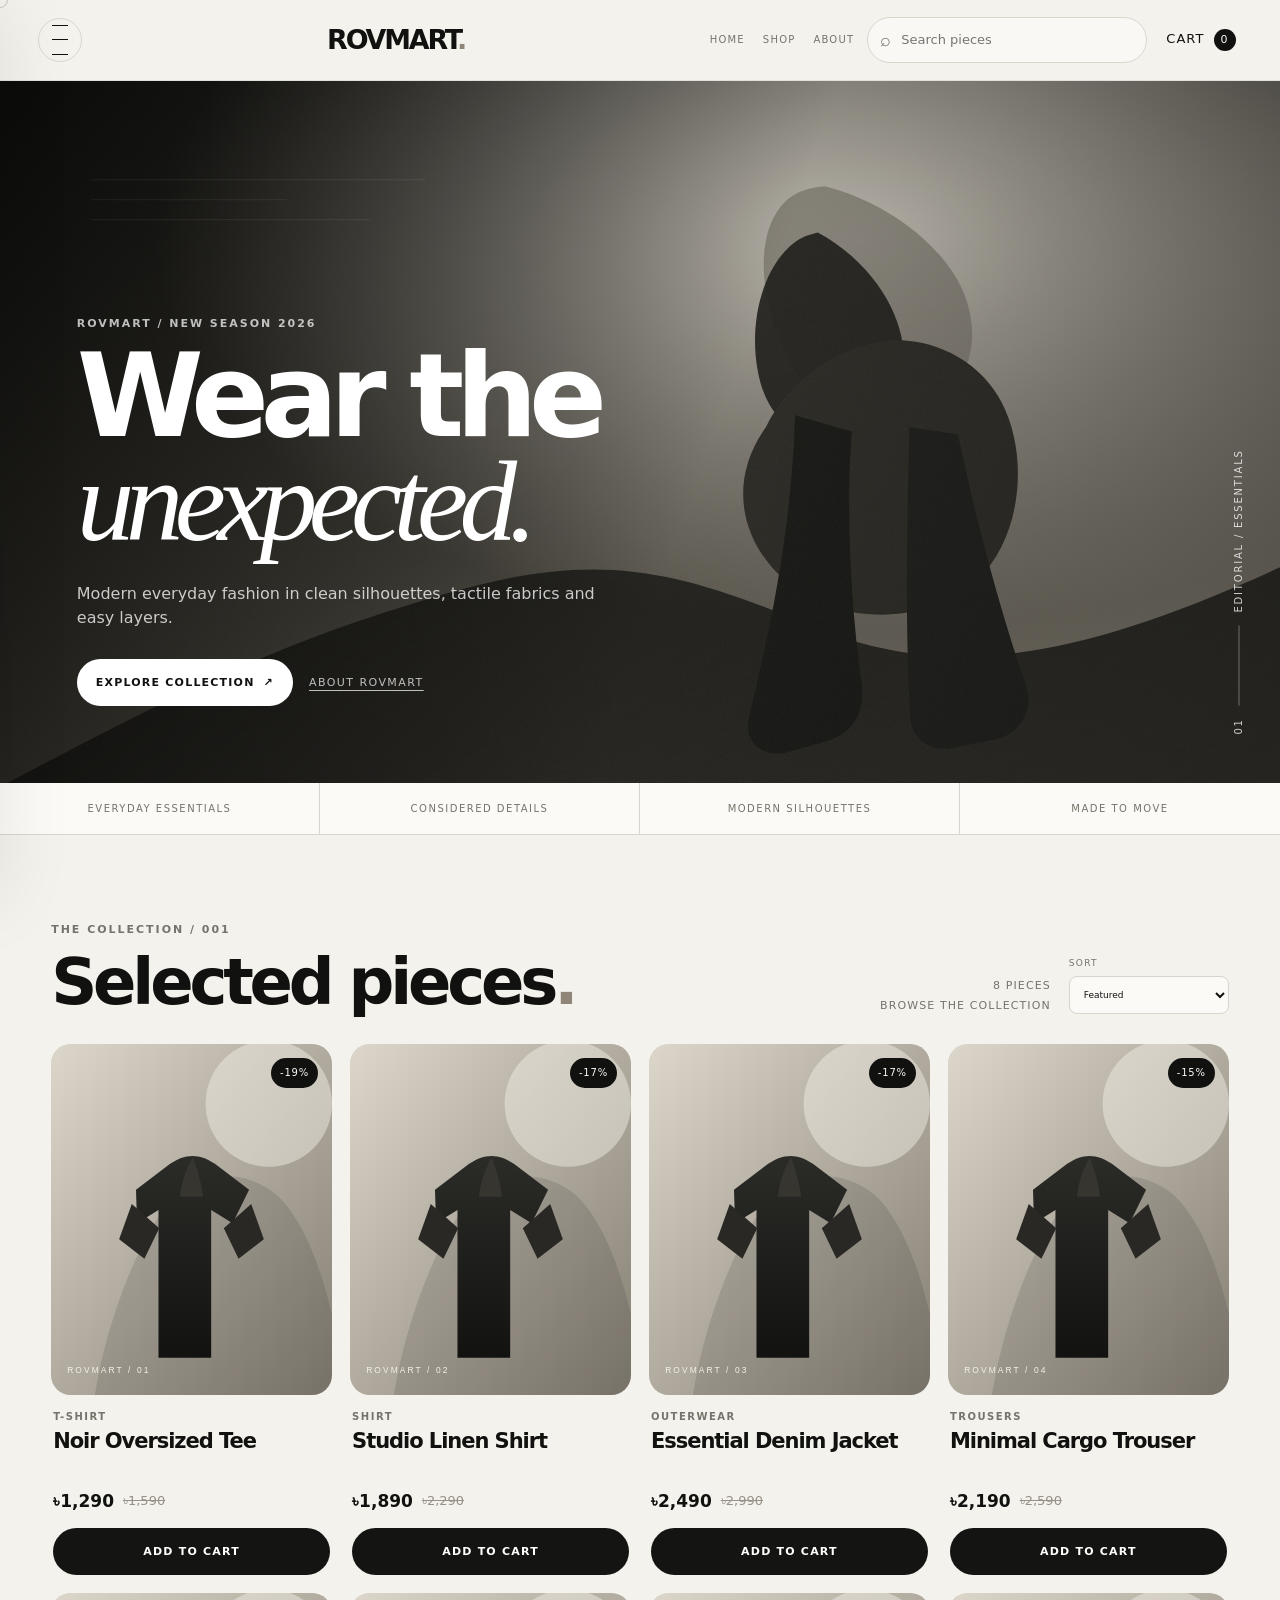
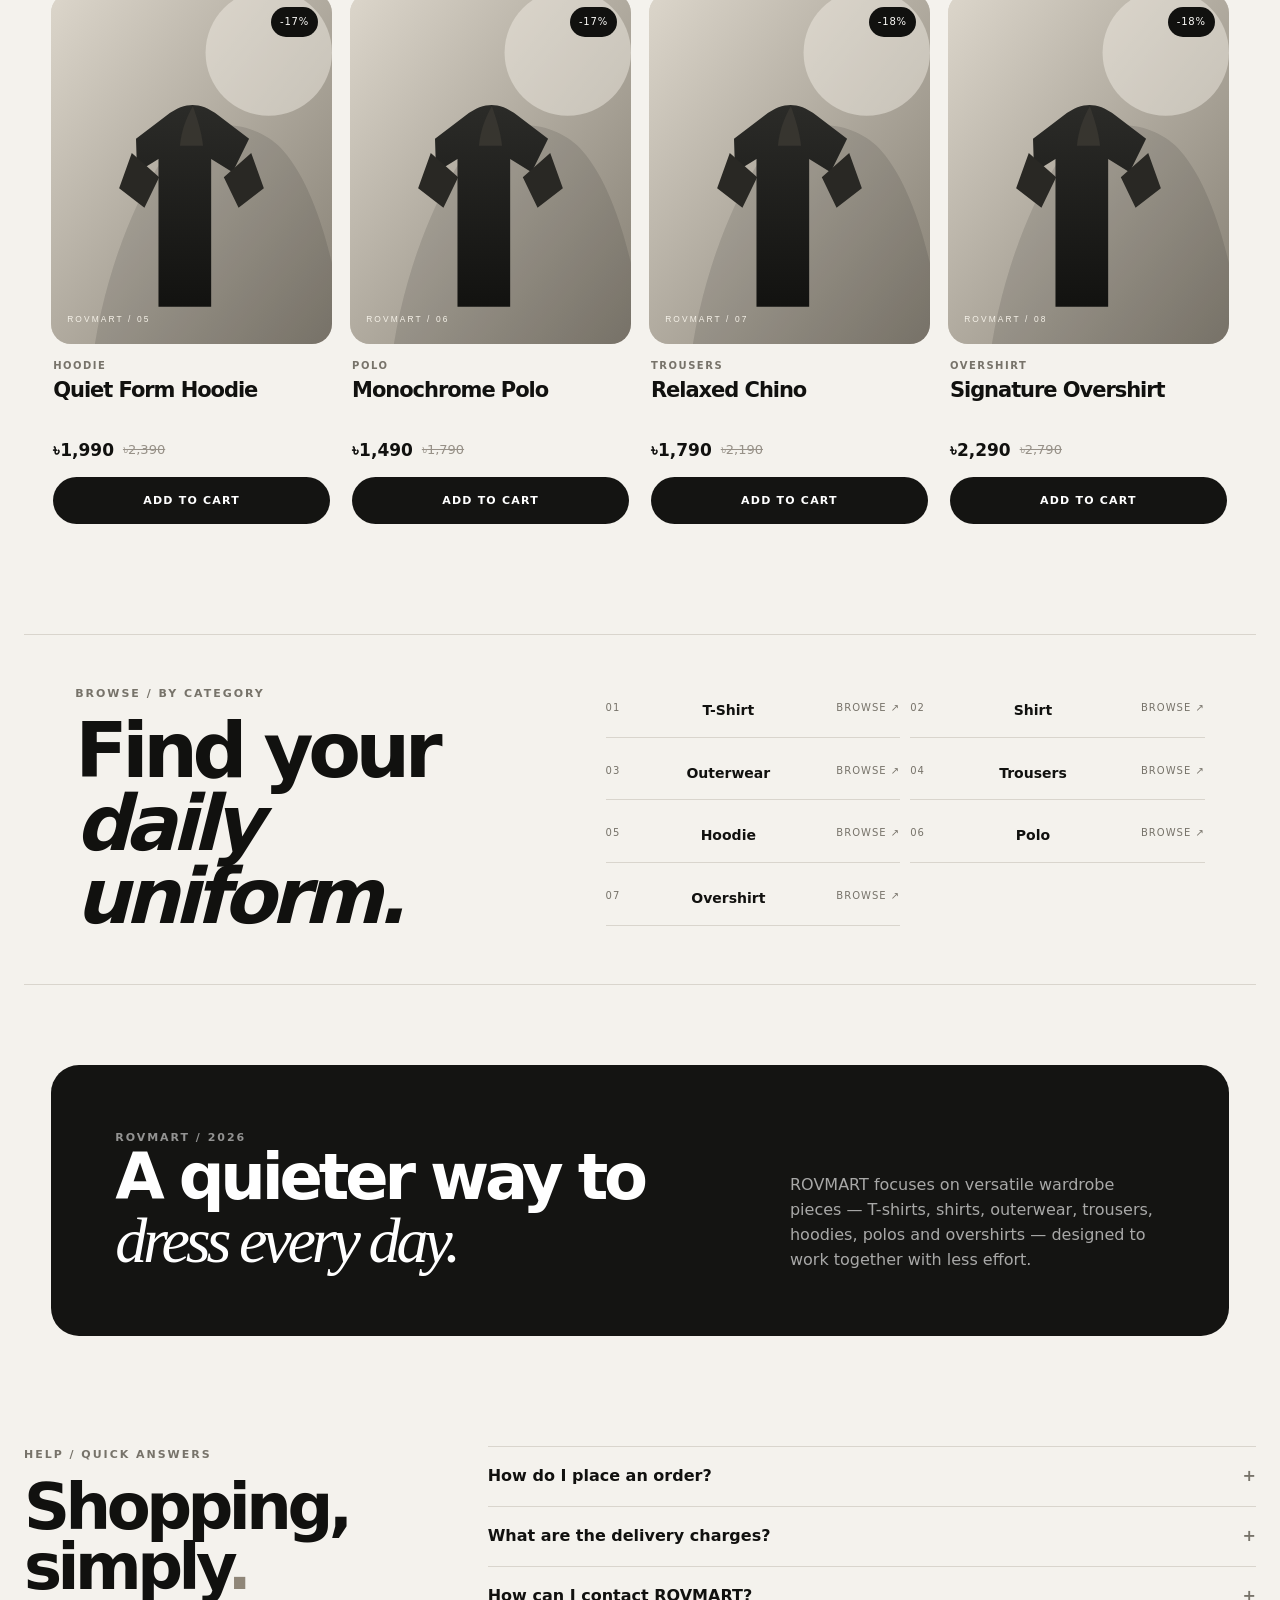
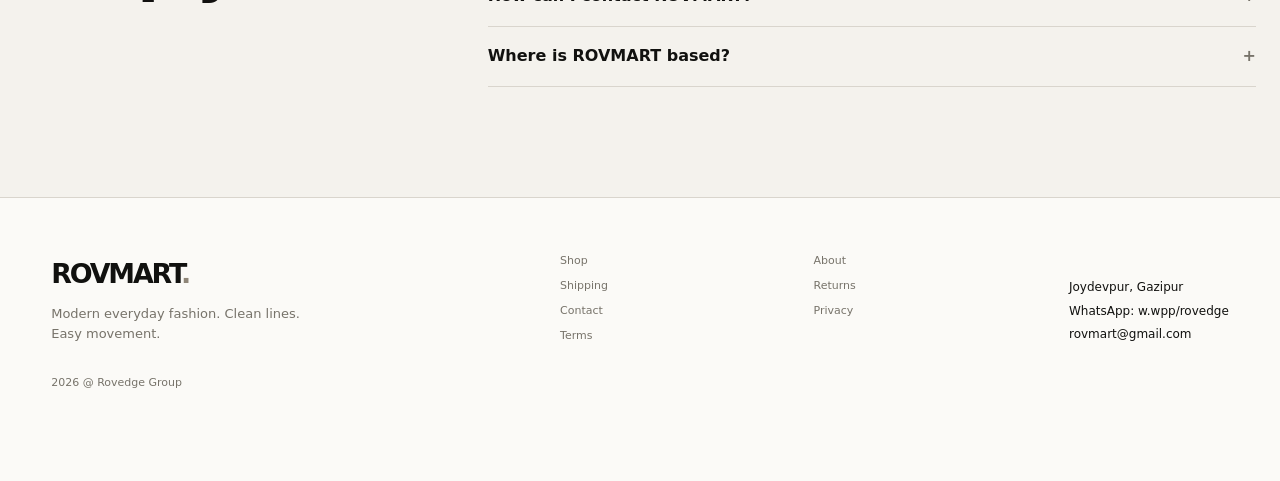
<file: index.html>
<!DOCTYPE html>
<html lang="en-BD">
<head>
  <meta charset="UTF-8">
  <meta name="viewport" content="width=device-width, initial-scale=1.0">
  <meta name="description" content="ROVMART — modern fashion essentials in Bangladesh. Shop T-shirts, shirts, outerwear, trousers, hoodies, polos and overshirts with cash on delivery.">
  <meta name="author" content="Rovedge Group">
  <meta name="robots" content="index,follow,max-image-preview:large">
  <meta name="googlebot" content="index,follow,max-image-preview:large">
  <meta name="theme-color" content="#101010">
  <meta name="apple-mobile-web-app-capable" content="yes">
  <meta property="og:locale" content="en_BD">
  <meta property="og:type" content="website">
  <meta property="og:site_name" content="ROVMART">
  <meta property="og:title" content="ROVMART — Modern Fashion Essentials in Bangladesh">
  <meta property="og:description" content="Modern everyday fashion from ROVMART. Clean silhouettes, considered details and cash on delivery across Bangladesh.">
  <meta property="og:url" content="https://mdparvezmussaruf.github.io/Rovmart2.0/">
  <meta property="og:image" content="https://mdparvezmussaruf.github.io/Rovmart2.0/assets/og-image.svg">
  <meta property="og:image:alt" content="ROVMART modern fashion essentials">
  <meta name="twitter:card" content="summary_large_image">
  <meta name="twitter:title" content="ROVMART — Modern Fashion Essentials in Bangladesh">
  <meta name="twitter:description" content="Modern everyday fashion from ROVMART. Clean silhouettes and considered details.">
  <meta name="twitter:image" content="https://mdparvezmussaruf.github.io/Rovmart2.0/assets/og-image.svg">
  <link rel="canonical" href="https://mdparvezmussaruf.github.io/Rovmart2.0/">
  <link rel="sitemap" type="application/xml" href="https://mdparvezmussaruf.github.io/Rovmart2.0/sitemap.xml">
  <link rel="manifest" href="manifest.webmanifest">
  <link rel="icon" href="assets/favicon.svg" type="image/svg+xml">
  <link rel="preload" as="image" href="assets/banner.svg" type="image/svg+xml">
  <link rel="stylesheet" href="style.css?v=20260928">
  <script type="application/ld+json">
  {
    "@context":"https://schema.org",
    "@graph":[
      {"@type":"OnlineStore","@id":"https://mdparvezmussaruf.github.io/Rovmart2.0/#organization","name":"ROVMART","url":"https://mdparvezmussaruf.github.io/Rovmart2.0/","logo":"https://mdparvezmussaruf.github.io/Rovmart2.0/assets/favicon.svg","email":"rovmart@gmail.com","address":{"@type":"PostalAddress","addressLocality":"Joydevpur, Gazipur","addressCountry":"BD"},"areaServed":"BD"},
      {"@type":"WebSite","@id":"https://mdparvezmussaruf.github.io/Rovmart2.0/#website","url":"https://mdparvezmussaruf.github.io/Rovmart2.0/","name":"ROVMART","publisher":{"@id":"https://mdparvezmussaruf.github.io/Rovmart2.0/#organization"},"inLanguage":"en-BD"},
      {"@type":"WebPage","@id":"https://mdparvezmussaruf.github.io/Rovmart2.0/#webpage","url":"https://mdparvezmussaruf.github.io/Rovmart2.0/","name":"ROVMART — Modern Fashion Essentials in Bangladesh","isPartOf":{"@id":"https://mdparvezmussaruf.github.io/Rovmart2.0/#website"},"about":{"@id":"https://mdparvezmussaruf.github.io/Rovmart2.0/#organization"},"inLanguage":"en-BD"}
    ]
  }
  </script>
  <title>ROVMART — Modern Fashion Essentials in Bangladesh</title>
</head>
<body>
  <a class="skip-link" href="#shop">Skip to collection</a>
  <header class="site-header">
    <button class="menu-toggle" id="menuToggle" type="button" aria-label="Open categories" aria-controls="categoryMenu" aria-expanded="false"><span></span><span></span><span></span></button>
    <a class="brand" href="index.html" aria-label="ROVMART home">ROVMART<span>.</span></a>
    <div class="header-actions">
      <nav class="header-nav desktop-link" aria-label="Primary navigation"><a href="index.html">Home</a><a href="#shop">Shop</a><a href="about.html">About</a></nav>
      <div class="search-box"><label class="sr-only" for="productSearch">Search ROVMART products</label><span aria-hidden="true">⌕</span><input id="productSearch" type="search" placeholder="Search pieces" autocomplete="off" enterkeyhint="search"><button id="clearSearchBtn" type="button" aria-label="Clear search">×</button></div>
      <button class="cart-link" id="cartLink" type="button" aria-label="Open cart">Cart <span id="headerCartCount">0</span></button>
    </div>
  </header>

  <div id="categoryOverlay" class="menu-overlay hidden" aria-hidden="true"></div>
  <aside id="categoryMenu" class="category-menu" aria-hidden="true" aria-label="Product categories">
    <div class="category-menu-head"><div><p class="eyebrow">SHOP / FILTER</p><h2>Categories<span>.</span></h2></div><button class="icon-button" id="closeMenuBtn" type="button" aria-label="Close categories">×</button></div>
    <div id="categoryList" class="category-list"></div>
    <div class="menu-footer-note">Categories update automatically from <code>products.js</code>.</div>
  </aside>

  <main>
    <section class="hero" aria-labelledby="heroTitle">
      <div class="hero-media" aria-hidden="true"><img src="assets/banner.svg" alt="" width="1600" height="900" fetchpriority="high"></div>
      <div class="hero-overlay" aria-hidden="true"></div>
      <div class="hero-content reveal"><p class="eyebrow">ROVMART / NEW SEASON 2026</p><h1 id="heroTitle">Wear the<br><em>unexpected.</em></h1><p class="hero-copy">Modern everyday fashion in clean silhouettes, tactile fabrics and easy layers.</p><div class="hero-actions"><a class="button button-light" href="#shop">Explore collection <span>↗</span></a><a class="hero-note hero-link" href="about.html">About ROVMART</a></div></div>
      <div class="hero-side" aria-hidden="true"><span>01</span><span class="hero-line"></span><span>EDITORIAL / ESSENTIALS</span></div>
    </section>

    <section class="brand-strip" aria-label="ROVMART collection principles"><span>EVERYDAY ESSENTIALS</span><span>CONSIDERED DETAILS</span><span>MODERN SILHOUETTES</span><span>MADE TO MOVE</span></section>

    <section class="shop-section" id="shop" aria-labelledby="shopTitle">
      <div class="section-head reveal">
        <div><p class="eyebrow">THE COLLECTION / 001</p><h2 id="shopTitle">Selected pieces<span>.</span></h2></div>
        <div class="section-controls"><div class="section-side-note"><p id="productCount" class="muted">0 pieces</p><p id="searchMeta" class="muted">Browse the collection</p></div><label class="sort-control"><span>Sort</span><select id="sortProducts" aria-label="Sort products"><option value="featured">Featured</option><option value="price-asc">Price: low to high</option><option value="price-desc">Price: high to low</option><option value="name-asc">Name: A–Z</option></select></label></div>
      </div>
      <div id="productGrid" class="product-grid" aria-live="polite"></div>
    </section>

    <section class="category-landing reveal" aria-labelledby="categoryTitle"><div><p class="eyebrow">BROWSE / BY CATEGORY</p><h2 id="categoryTitle">Find your<br><em>daily uniform.</em></h2></div><div id="seoCategoryLinks" class="seo-category-links"></div></section>

    <section class="editorial-band reveal"><div><p class="eyebrow">ROVMART / 2026</p><h2>A quieter way to<br><em>dress every day.</em></h2></div><p>ROVMART focuses on versatile wardrobe pieces — T-shirts, shirts, outerwear, trousers, hoodies, polos and overshirts — designed to work together with less effort.</p></section>

    <section class="faq-section reveal" aria-labelledby="faqTitle"><div><p class="eyebrow">HELP / QUICK ANSWERS</p><h2 id="faqTitle">Shopping, simply<span>.</span></h2></div><div class="faq-grid"><details><summary>How do I place an order?</summary><p>Add products to your cart, choose Confirm order, enter your name, phone number, delivery area and address, then submit. Orders are saved to the ROVMART order sheet.</p></details><details><summary>What are the delivery charges?</summary><p>Inside Dhaka delivery is ৳50. Outside Dhaka delivery is ৳100. The final delivery charge is calculated by the order backend.</p></details><details><summary>How can I contact ROVMART?</summary><p>Contact ROVMART at <a href="mailto:rovmart@gmail.com">rovmart@gmail.com</a> or use the WhatsApp contact shown on the contact page.</p></details><details><summary>Where is ROVMART based?</summary><p>ROVMART is operated from Joydevpur, Gazipur, Bangladesh.</p></details></div></section>
  </main>

  <footer class="site-footer"><div class="footer-brand"><a class="brand" href="index.html">ROVMART<span>.</span></a><p>Modern everyday fashion. Clean lines. Easy movement.</p></div><div class="footer-links"><a href="index.html#shop">Shop</a><a href="about.html">About</a><a href="shipping.html">Shipping</a><a href="returns.html">Returns</a><a href="contact.html">Contact</a><a href="privacy.html">Privacy</a><a href="terms.html">Terms</a></div><div class="footer-contact"><span>Joydevpur, Gazipur</span><a href="https://w.wpp/rovedge" target="_blank" rel="noopener noreferrer">WhatsApp: w.wpp/rovedge</a><a href="mailto:rovmart@gmail.com">rovmart@gmail.com</a></div><div class="footer-copy">2026 @ Rovedge Group</div></footer>

  <div id="floatingCart" class="floating-cart hidden" role="region" aria-label="Cart summary"><div><strong><span id="floatingQuantity">0</span> item(s)</strong><span class="floating-total" id="floatingTotal">৳0</span></div><button class="button button-light" id="confirmOrderBtn" type="button">Confirm order</button></div>
  <div id="cartDrawer" class="drawer-backdrop hidden" aria-hidden="true"><aside class="drawer" role="dialog" aria-modal="true" aria-labelledby="cartTitle"><div class="drawer-head"><div><p class="eyebrow">CART / CURRENT</p><h2 id="cartTitle">Your cart</h2></div><button class="icon-button" id="closeCartBtn" type="button" aria-label="Close cart">×</button></div><div id="cartItems" class="cart-items"></div><div class="drawer-footer"><div class="summary-row"><span>Product subtotal</span><strong id="drawerTotal">৳0</strong></div><p class="drawer-note">Delivery is calculated during checkout.</p><button class="button button-dark full" id="drawerConfirmBtn" type="button">Confirm order</button></div></aside></div>
  <div id="orderModal" class="modal-backdrop hidden" aria-hidden="true"><section class="order-modal" role="dialog" aria-modal="true" aria-labelledby="orderTitle"><button class="modal-close icon-button" id="closeOrderBtn" type="button" aria-label="Close order form">×</button><div id="orderContent"><p class="eyebrow">CHECKOUT</p><h2 id="orderTitle">Complete your order</h2><div id="orderSummary" class="order-summary"></div><form id="orderForm" novalidate><div class="field"><label for="customerName">Full name <span>*</span></label><input id="customerName" name="customerName" autocomplete="name" required><small class="error" id="customerNameError"></small></div><div class="field"><label for="phone">Phone number <span>*</span></label><input id="phone" name="phone" inputmode="tel" autocomplete="tel" placeholder="01XXXXXXXXX" required><small class="error" id="phoneError"></small></div><div class="field"><label>Delivery area <span>*</span></label><div class="delivery-options"><label class="delivery-option"><input type="radio" name="deliveryArea" value="inside"><span><strong>Inside Dhaka</strong><small>Delivery ৳50</small></span></label><label class="delivery-option"><input type="radio" name="deliveryArea" value="outside"><span><strong>Outside Dhaka</strong><small>Delivery ৳100</small></span></label></div><small class="error" id="deliveryAreaError"></small></div><div class="field"><label for="address">Delivery address <span>*</span></label><textarea id="address" name="address" rows="4" autocomplete="street-address" required></textarea><small class="error" id="addressError"></small></div><div class="field"><label for="note">Additional note <span>(optional)</span></label><textarea id="note" name="note" rows="2"></textarea></div><button class="button button-dark full" id="submitOrderBtn" type="submit">Submit order</button><p id="formMessage" class="form-message" role="alert"></p></form></div></section></div>
  <iframe name="orderSubmitFrame" id="orderSubmitFrame" title="Order submission" class="order-submit-frame" aria-hidden="true"></iframe>
  <div id="cursorDot" class="cursor-dot" aria-hidden="true"></div>
  <nav class="mobile-bottom-nav" aria-label="Mobile navigation"><a href="index.html">Home</a><a href="#shop">Shop</a><button type="button" id="mobileCategoryBtn">Categories</button><button type="button" id="mobileCartBtn">Cart <span id="mobileCartCount">0</span></button></nav>

  <noscript><div class="noscript-note">ROVMART works best with JavaScript enabled. You can still explore <a href="product.html?id=P001">Noir Oversized Tee</a>, <a href="product.html?id=P002">Studio Linen Shirt</a>, and the <a href="about.html">ROVMART brand page</a>.</div></noscript>

  <script src="config.js?v=20260928"></script><script src="products.js?v=20260928"></script><script src="cart.js?v=20260928"></script><script src="order.js?v=20260928"></script><script src="app.js?v=20260928"></script>
  <script>
    document.getElementById('mobileCategoryBtn')?.addEventListener('click', () => document.getElementById('menuToggle')?.click());
    document.getElementById('mobileCartBtn')?.addEventListener('click', () => document.getElementById('cartLink')?.click());
    window.addEventListener('rovmart:cart-updated', () => { const n=document.getElementById('mobileCartCount'); if(n && typeof getCartQuantity==='function') n.textContent=String(getCartQuantity()); });
  </script>
</body>
</html>
</file>
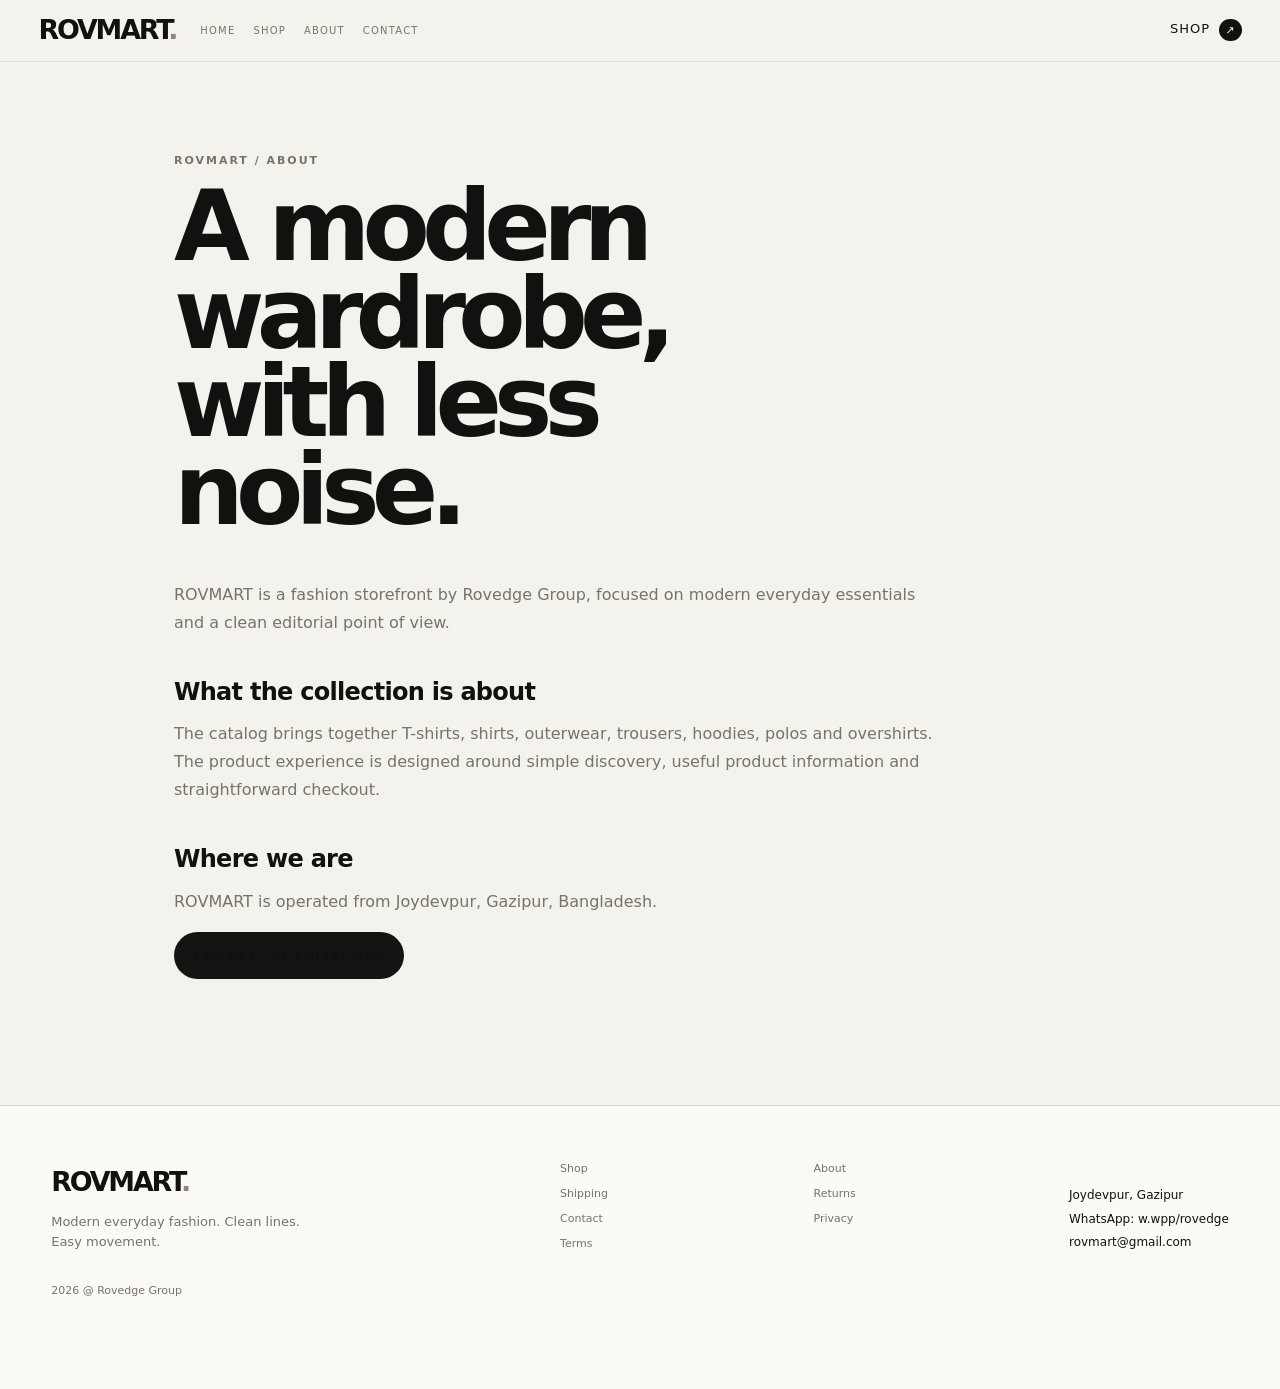
<file: about.html>
<!DOCTYPE html><html lang="en-BD"><head><meta charset="UTF-8"><meta name="viewport" content="width=device-width, initial-scale=1.0"><meta name="author" content="Rovedge Group"><meta name="robots" content="index,follow,max-image-preview:large"><meta name="theme-color" content="#101010"><link rel="canonical" href="https://mdparvezmussaruf.github.io/Rovmart2.0/about.html"><link rel="manifest" href="manifest.webmanifest"><link rel="icon" href="assets/favicon.svg" type="image/svg+xml"><link rel="stylesheet" href="style.css?v=__VERSION__"><meta name="description" content="Learn about ROVMART, a Bangladesh fashion storefront by Rovedge Group focused on modern everyday essentials."><meta property="og:locale" content="en_BD"><meta property="og:type" content="website"><meta property="og:site_name" content="ROVMART"><meta property="og:title" content="About ROVMART — Modern Fashion Essentials"><meta property="og:description" content="Learn about ROVMART, a Bangladesh fashion storefront by Rovedge Group focused on modern everyday essentials."><meta property="og:url" content="https://mdparvezmussaruf.github.io/Rovmart2.0/about.html"><meta property="og:image" content="https://mdparvezmussaruf.github.io/Rovmart2.0/assets/og-image.svg"><meta name="twitter:card" content="summary_large_image"><title>About ROVMART — Modern Fashion Essentials</title><script type="application/ld+json">{"@context": "https://schema.org", "@type": "AboutPage", "name": "About ROVMART", "url": "https://mdparvezmussaruf.github.io/Rovmart2.0/about.html", "about": {"@type": "OnlineStore", "name": "ROVMART"}}</script></head><body><a class="skip-link" href="#content">Skip to content</a><header class="site-header"><a class="brand" href="index.html" aria-label="ROVMART home">ROVMART<span>.</span></a><nav class="header-nav" aria-label="Primary navigation"><a href="index.html">Home</a><a href="index.html#shop">Shop</a><a href="about.html">About</a><a href="contact.html">Contact</a></nav><a class="cart-link" href="index.html#shop">Shop <span>↗</span></a></header><main id="content" class="content-page"><p class="eyebrow">ROVMART / ABOUT</p><h1>A modern wardrobe, with less noise.</h1><div class="content-copy"><p>ROVMART is a fashion storefront by Rovedge Group, focused on modern everyday essentials and a clean editorial point of view.</p><h2>What the collection is about</h2><p>The catalog brings together T-shirts, shirts, outerwear, trousers, hoodies, polos and overshirts. The product experience is designed around simple discovery, useful product information and straightforward checkout.</p><h2>Where we are</h2><p>ROVMART is operated from Joydevpur, Gazipur, Bangladesh.</p><p><a class="button button-dark" href="index.html#shop">Explore the collection</a></p></div></main><footer class="site-footer"><div class="footer-brand"><a class="brand" href="index.html">ROVMART<span>.</span></a><p>Modern everyday fashion. Clean lines. Easy movement.</p></div><div class="footer-links"><a href="index.html#shop">Shop</a><a href="about.html">About</a><a href="shipping.html">Shipping</a><a href="returns.html">Returns</a><a href="contact.html">Contact</a><a href="privacy.html">Privacy</a><a href="terms.html">Terms</a></div><div class="footer-contact"><span>Joydevpur, Gazipur</span><a href="https://w.wpp/rovedge" target="_blank" rel="noopener noreferrer">WhatsApp: w.wpp/rovedge</a><a href="mailto:rovmart@gmail.com">rovmart@gmail.com</a></div><div class="footer-copy">2026 @ Rovedge Group</div></footer></body></html>
</file>
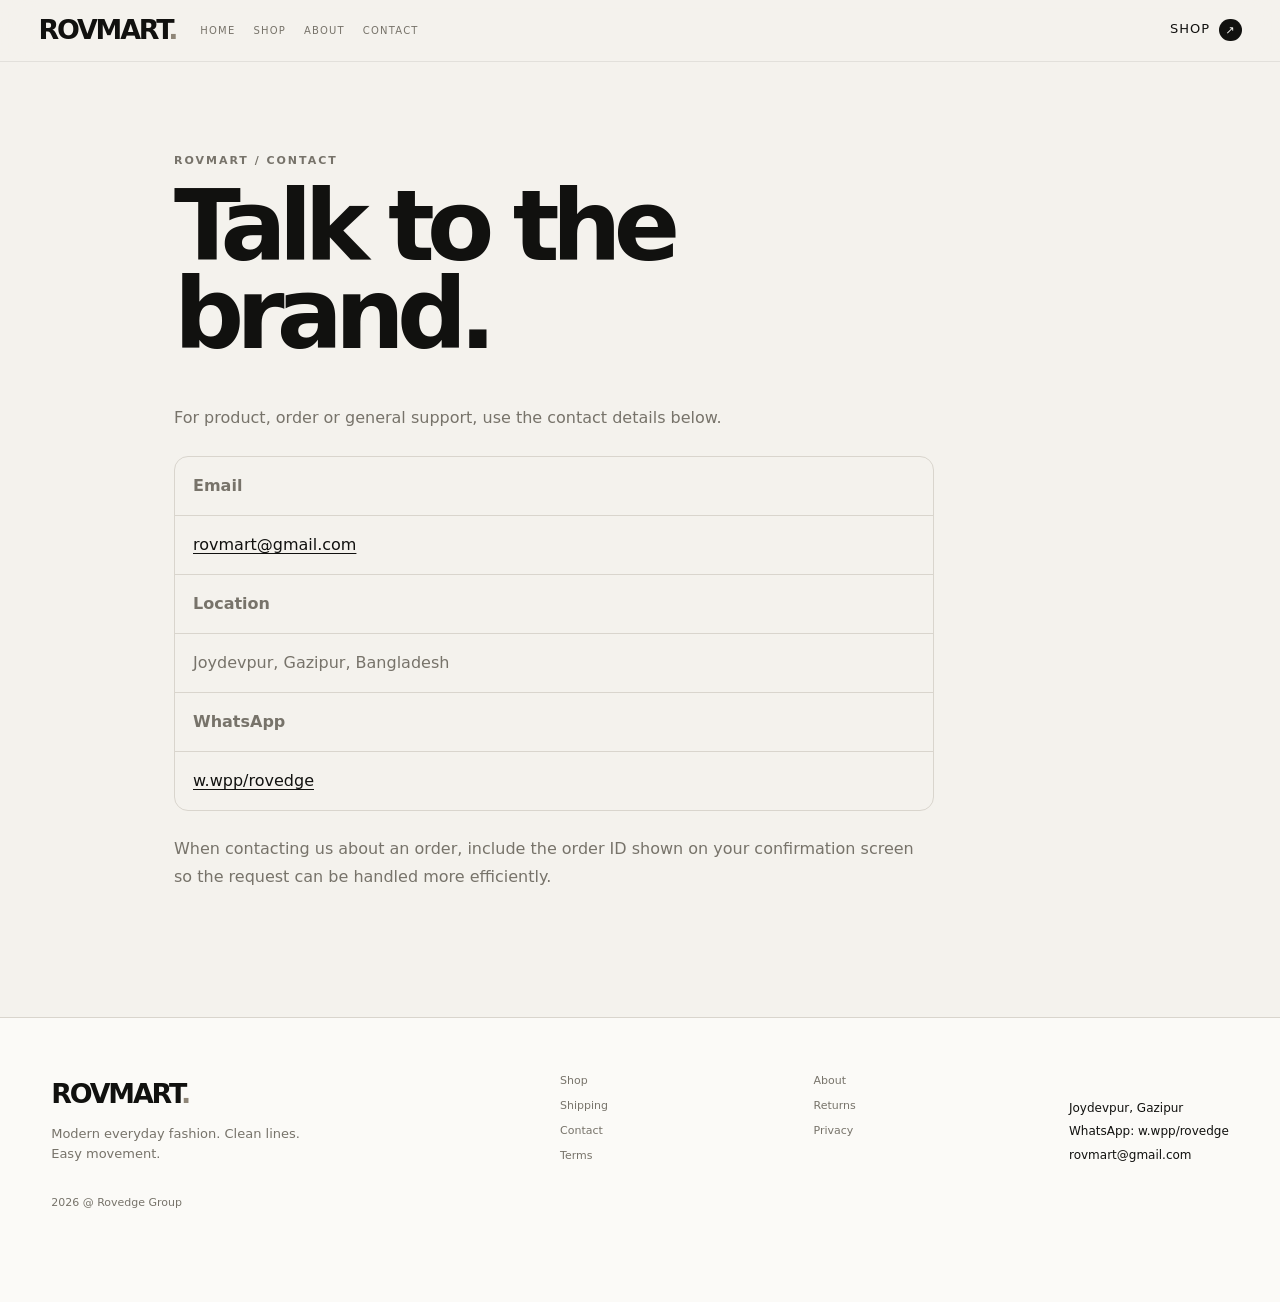
<file: contact.html>
<!DOCTYPE html><html lang="en-BD"><head><meta charset="UTF-8"><meta name="viewport" content="width=device-width, initial-scale=1.0"><meta name="author" content="Rovedge Group"><meta name="robots" content="index,follow,max-image-preview:large"><meta name="theme-color" content="#101010"><link rel="canonical" href="https://mdparvezmussaruf.github.io/Rovmart2.0/contact.html"><link rel="manifest" href="manifest.webmanifest"><link rel="icon" href="assets/favicon.svg" type="image/svg+xml"><link rel="stylesheet" href="style.css?v=__VERSION__"><meta name="description" content="Contact ROVMART in Joydevpur, Gazipur for product and order support."><meta property="og:locale" content="en_BD"><meta property="og:type" content="website"><meta property="og:site_name" content="ROVMART"><meta property="og:title" content="Contact ROVMART — Customer Support"><meta property="og:description" content="Contact ROVMART in Joydevpur, Gazipur for product and order support."><meta property="og:url" content="https://mdparvezmussaruf.github.io/Rovmart2.0/contact.html"><meta property="og:image" content="https://mdparvezmussaruf.github.io/Rovmart2.0/assets/og-image.svg"><meta name="twitter:card" content="summary_large_image"><title>Contact ROVMART — Customer Support</title><script type="application/ld+json">{"@context": "https://schema.org", "@type": "ContactPage", "name": "Contact ROVMART", "url": "https://mdparvezmussaruf.github.io/Rovmart2.0/contact.html"}</script></head><body><a class="skip-link" href="#content">Skip to content</a><header class="site-header"><a class="brand" href="index.html" aria-label="ROVMART home">ROVMART<span>.</span></a><nav class="header-nav" aria-label="Primary navigation"><a href="index.html">Home</a><a href="index.html#shop">Shop</a><a href="about.html">About</a><a href="contact.html">Contact</a></nav><a class="cart-link" href="index.html#shop">Shop <span>↗</span></a></header><main id="content" class="content-page"><p class="eyebrow">ROVMART / CONTACT</p><h1>Talk to the brand.</h1><div class="content-copy"><p>For product, order or general support, use the contact details below.</p><div class="contact-panel"><strong>Email</strong><a href="mailto:rovmart@gmail.com">rovmart@gmail.com</a><strong>Location</strong><span>Joydevpur, Gazipur, Bangladesh</span><strong>WhatsApp</strong><a href="https://w.wpp/rovedge" target="_blank" rel="noopener noreferrer">w.wpp/rovedge</a></div><p>When contacting us about an order, include the order ID shown on your confirmation screen so the request can be handled more efficiently.</p></div></main><footer class="site-footer"><div class="footer-brand"><a class="brand" href="index.html">ROVMART<span>.</span></a><p>Modern everyday fashion. Clean lines. Easy movement.</p></div><div class="footer-links"><a href="index.html#shop">Shop</a><a href="about.html">About</a><a href="shipping.html">Shipping</a><a href="returns.html">Returns</a><a href="contact.html">Contact</a><a href="privacy.html">Privacy</a><a href="terms.html">Terms</a></div><div class="footer-contact"><span>Joydevpur, Gazipur</span><a href="https://w.wpp/rovedge" target="_blank" rel="noopener noreferrer">WhatsApp: w.wpp/rovedge</a><a href="mailto:rovmart@gmail.com">rovmart@gmail.com</a></div><div class="footer-copy">2026 @ Rovedge Group</div></footer></body></html>
</file>
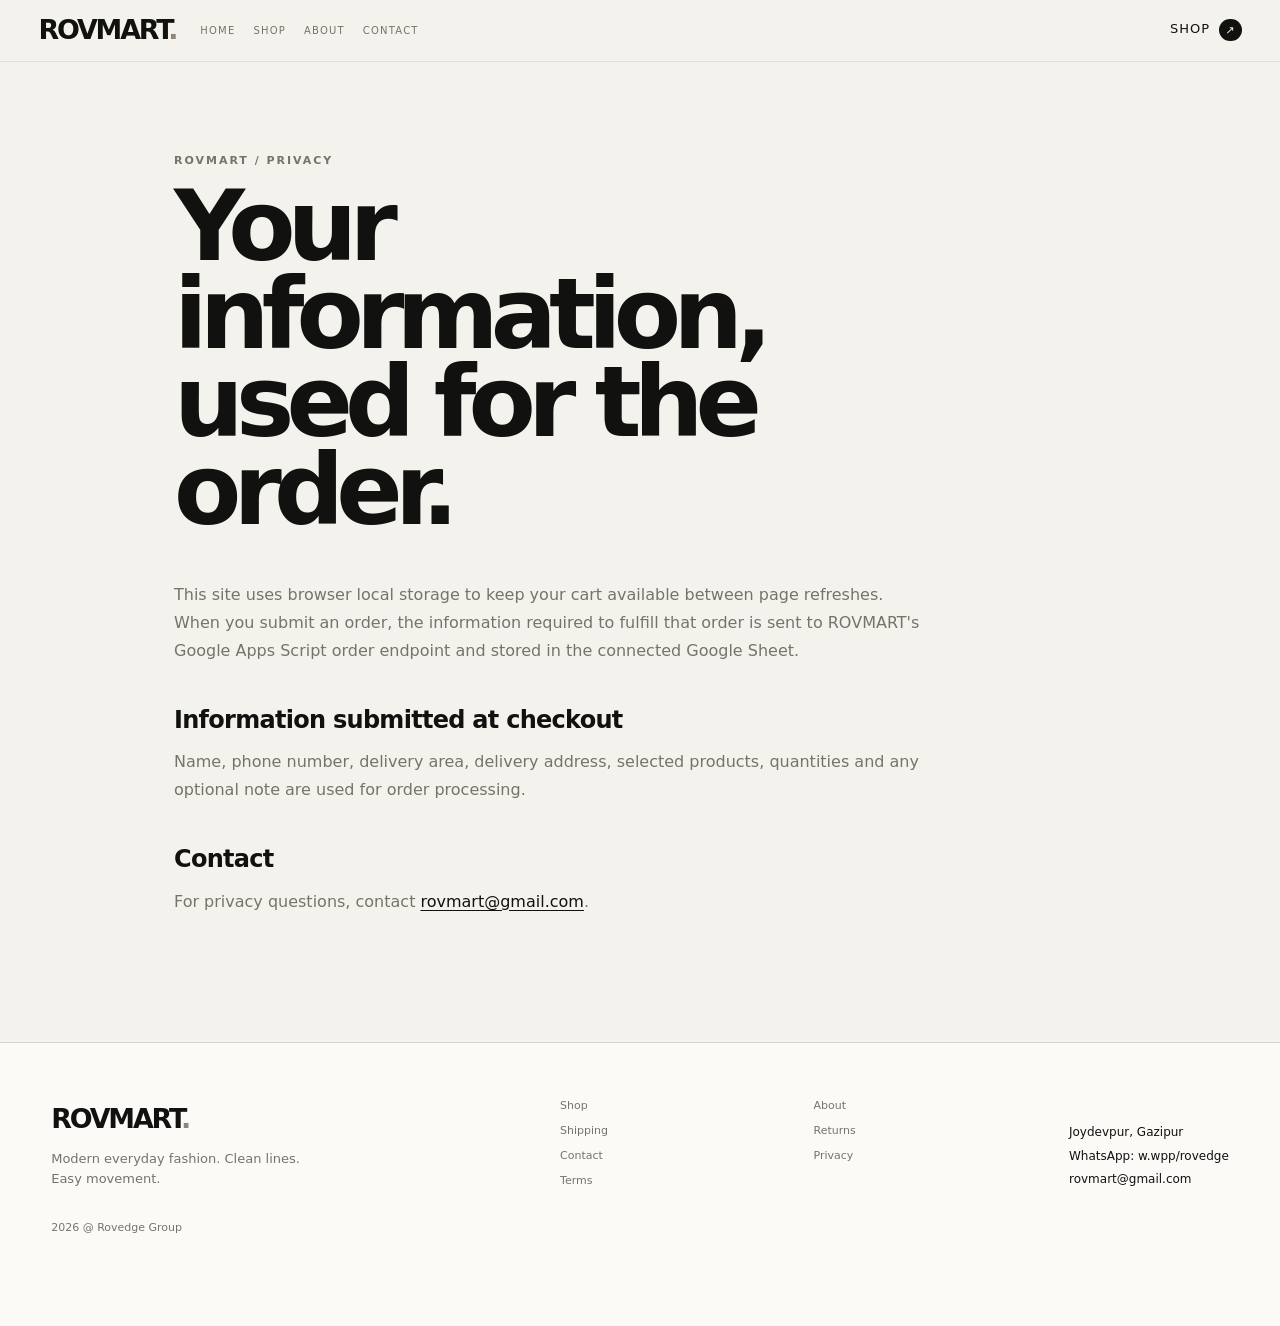
<file: privacy.html>
<!DOCTYPE html><html lang="en-BD"><head><meta charset="UTF-8"><meta name="viewport" content="width=device-width, initial-scale=1.0"><meta name="author" content="Rovedge Group"><meta name="robots" content="index,follow,max-image-preview:large"><meta name="theme-color" content="#101010"><link rel="canonical" href="https://mdparvezmussaruf.github.io/Rovmart2.0/privacy.html"><link rel="manifest" href="manifest.webmanifest"><link rel="icon" href="assets/favicon.svg" type="image/svg+xml"><link rel="stylesheet" href="style.css?v=__VERSION__"><meta name="description" content="ROVMART privacy information for website usage, cart storage and checkout orders."><meta property="og:locale" content="en_BD"><meta property="og:type" content="website"><meta property="og:site_name" content="ROVMART"><meta property="og:title" content="ROVMART Privacy Policy"><meta property="og:description" content="ROVMART privacy information for website usage, cart storage and checkout orders."><meta property="og:url" content="https://mdparvezmussaruf.github.io/Rovmart2.0/privacy.html"><meta property="og:image" content="https://mdparvezmussaruf.github.io/Rovmart2.0/assets/og-image.svg"><meta name="twitter:card" content="summary_large_image"><title>ROVMART Privacy Policy</title><script type="application/ld+json">{"@context": "https://schema.org", "@type": "WebPage", "name": "ROVMART Privacy Policy", "url": "https://mdparvezmussaruf.github.io/Rovmart2.0/privacy.html"}</script></head><body><a class="skip-link" href="#content">Skip to content</a><header class="site-header"><a class="brand" href="index.html" aria-label="ROVMART home">ROVMART<span>.</span></a><nav class="header-nav" aria-label="Primary navigation"><a href="index.html">Home</a><a href="index.html#shop">Shop</a><a href="about.html">About</a><a href="contact.html">Contact</a></nav><a class="cart-link" href="index.html#shop">Shop <span>↗</span></a></header><main id="content" class="content-page"><p class="eyebrow">ROVMART / PRIVACY</p><h1>Your information, used for the order.</h1><div class="content-copy"><p>This site uses browser local storage to keep your cart available between page refreshes. When you submit an order, the information required to fulfill that order is sent to ROVMART's Google Apps Script order endpoint and stored in the connected Google Sheet.</p><h2>Information submitted at checkout</h2><p>Name, phone number, delivery area, delivery address, selected products, quantities and any optional note are used for order processing.</p><h2>Contact</h2><p>For privacy questions, contact <a href="mailto:rovmart@gmail.com">rovmart@gmail.com</a>.</p></div></main><footer class="site-footer"><div class="footer-brand"><a class="brand" href="index.html">ROVMART<span>.</span></a><p>Modern everyday fashion. Clean lines. Easy movement.</p></div><div class="footer-links"><a href="index.html#shop">Shop</a><a href="about.html">About</a><a href="shipping.html">Shipping</a><a href="returns.html">Returns</a><a href="contact.html">Contact</a><a href="privacy.html">Privacy</a><a href="terms.html">Terms</a></div><div class="footer-contact"><span>Joydevpur, Gazipur</span><a href="https://w.wpp/rovedge" target="_blank" rel="noopener noreferrer">WhatsApp: w.wpp/rovedge</a><a href="mailto:rovmart@gmail.com">rovmart@gmail.com</a></div><div class="footer-copy">2026 @ Rovedge Group</div></footer></body></html>
</file>
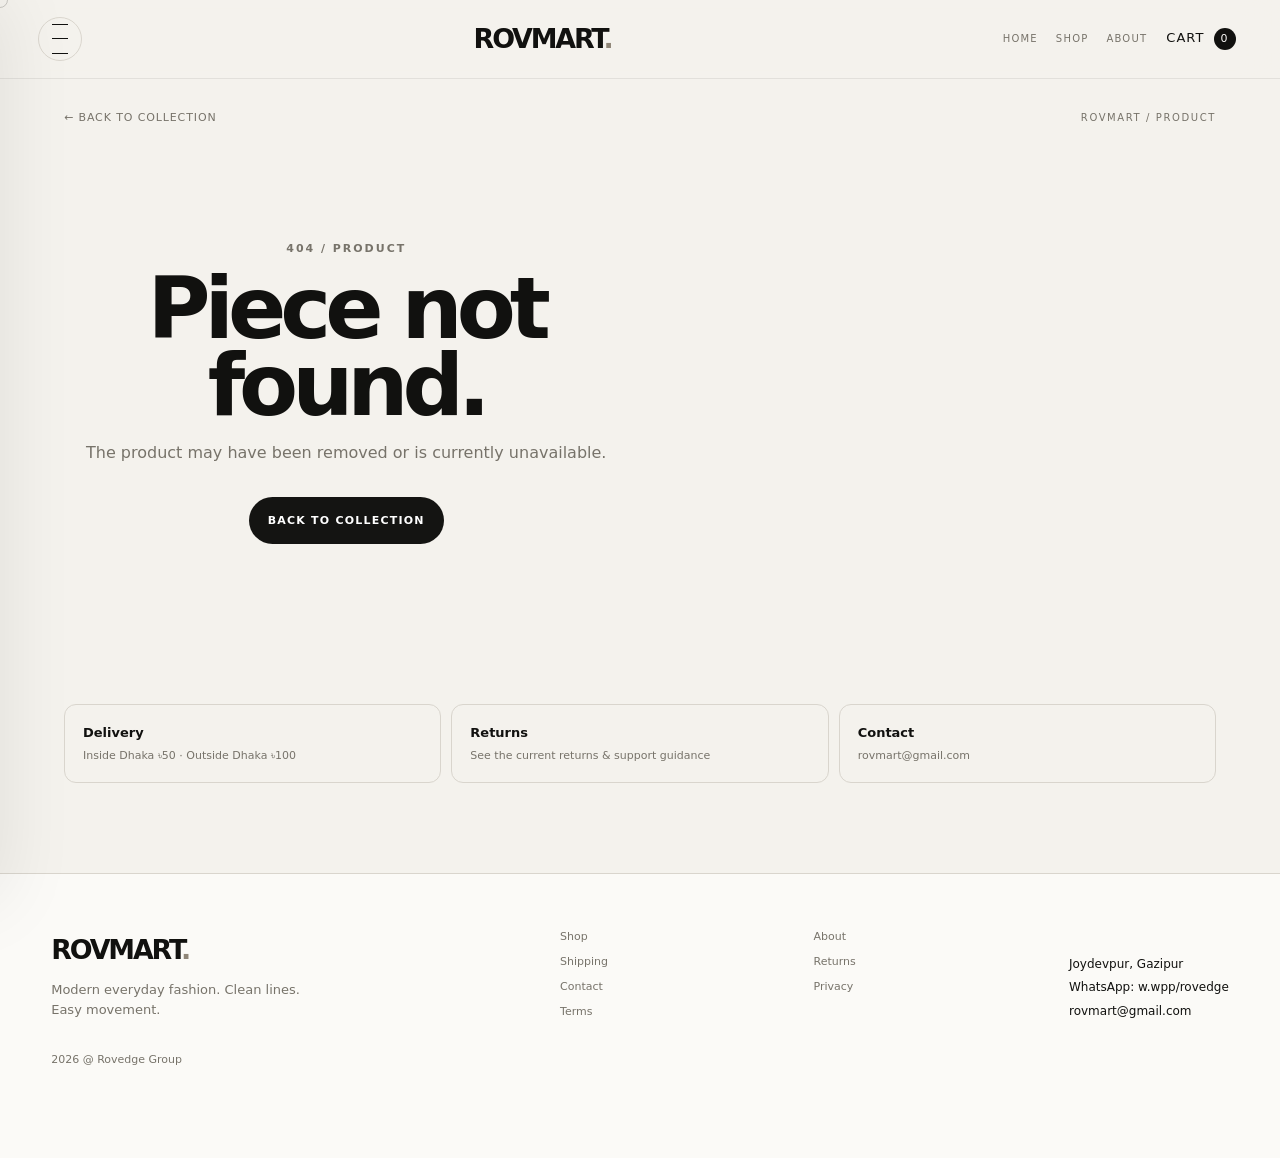
<file: product.html>
<!DOCTYPE html>
<html lang="en-BD">
<head>
  <meta charset="UTF-8">
  <meta name="viewport" content="width=device-width, initial-scale=1.0">
  <meta name="description" content="ROVMART product details and cash-on-delivery purchase information.">
  <meta name="author" content="Rovedge Group">
  <meta name="robots" content="index,follow,max-image-preview:large">
  <meta name="googlebot" content="index,follow,max-image-preview:large">
  <meta name="theme-color" content="#101010">
  <meta property="og:locale" content="en_BD">
  <meta property="og:site_name" content="ROVMART">
  <meta name="twitter:card" content="summary_large_image">
  <link rel="manifest" href="manifest.webmanifest"><link rel="icon" href="assets/favicon.svg" type="image/svg+xml"><link rel="stylesheet" href="style.css?v=20260928">
  <title>Product — ROVMART</title>
</head>
<body>
  <a class="skip-link" href="#productDetail">Skip to product</a>
  <header class="site-header"><button class="menu-toggle" id="menuToggle" type="button" aria-label="Open categories" aria-controls="categoryMenu" aria-expanded="false"><span></span><span></span><span></span></button><a class="brand" href="index.html" aria-label="ROVMART home">ROVMART<span>.</span></a><div class="header-actions"><nav class="header-nav desktop-link" aria-label="Primary navigation"><a href="index.html">Home</a><a href="index.html#shop">Shop</a><a href="about.html">About</a></nav><button class="cart-link" id="cartLink" type="button" aria-label="Open cart">Cart <span id="headerCartCount">0</span></button></div></header>
  <div id="categoryOverlay" class="menu-overlay hidden" aria-hidden="true"></div><aside id="categoryMenu" class="category-menu" aria-hidden="true" aria-label="Product categories"><div class="category-menu-head"><div><p class="eyebrow">SHOP / FILTER</p><h2>Categories<span>.</span></h2></div><button class="icon-button" id="closeMenuBtn" type="button" aria-label="Close categories">×</button></div><div id="categoryList" class="category-list"></div><div class="menu-footer-note">Categories update automatically from <code>products.js</code>.</div></aside>
  <main class="detail-page"><div class="detail-topbar"><a class="back-link" href="index.html#shop">← Back to collection</a><span class="detail-mark">ROVMART / PRODUCT</span></div><section id="productDetail" class="product-detail reveal" aria-live="polite"></section><section class="detail-support reveal"><a href="shipping.html"><strong>Delivery</strong><span>Inside Dhaka ৳50 · Outside Dhaka ৳100</span></a><a href="returns.html"><strong>Returns</strong><span>See the current returns & support guidance</span></a><a href="contact.html"><strong>Contact</strong><span>rovmart@gmail.com</span></a></section></main>
  <footer class="site-footer"><div class="footer-brand"><a class="brand" href="index.html">ROVMART<span>.</span></a><p>Modern everyday fashion. Clean lines. Easy movement.</p></div><div class="footer-links"><a href="index.html#shop">Shop</a><a href="about.html">About</a><a href="shipping.html">Shipping</a><a href="returns.html">Returns</a><a href="contact.html">Contact</a><a href="privacy.html">Privacy</a><a href="terms.html">Terms</a></div><div class="footer-contact"><span>Joydevpur, Gazipur</span><a href="https://w.wpp/rovedge" target="_blank" rel="noopener noreferrer">WhatsApp: w.wpp/rovedge</a><a href="mailto:rovmart@gmail.com">rovmart@gmail.com</a></div><div class="footer-copy">2026 @ Rovedge Group</div></footer>
  <div id="floatingCart" class="floating-cart hidden" role="region" aria-label="Cart summary"><div><strong><span id="floatingQuantity">0</span> item(s)</strong><span class="floating-total" id="floatingTotal">৳0</span></div><button class="button button-light" id="confirmOrderBtn" type="button">Confirm order</button></div>
  <div id="cartDrawer" class="drawer-backdrop hidden" aria-hidden="true"><aside class="drawer" role="dialog" aria-modal="true" aria-labelledby="cartTitle"><div class="drawer-head"><div><p class="eyebrow">CART / CURRENT</p><h2 id="cartTitle">Your cart</h2></div><button class="icon-button" id="closeCartBtn" type="button" aria-label="Close cart">×</button></div><div id="cartItems" class="cart-items"></div><div class="drawer-footer"><div class="summary-row"><span>Product subtotal</span><strong id="drawerTotal">৳0</strong></div><p class="drawer-note">Delivery is calculated during checkout.</p><button class="button button-dark full" id="drawerConfirmBtn" type="button">Confirm order</button></div></aside></div>
  <div id="orderModal" class="modal-backdrop hidden" aria-hidden="true"><section class="order-modal" role="dialog" aria-modal="true" aria-labelledby="orderTitle"><button class="modal-close icon-button" id="closeOrderBtn" type="button" aria-label="Close order form">×</button><div id="orderContent"><p class="eyebrow">CHECKOUT</p><h2 id="orderTitle">Complete your order</h2><div id="orderSummary" class="order-summary"></div><form id="orderForm" novalidate><div class="field"><label for="customerName">Full name <span>*</span></label><input id="customerName" name="customerName" autocomplete="name" required><small class="error" id="customerNameError"></small></div><div class="field"><label for="phone">Phone number <span>*</span></label><input id="phone" name="phone" inputmode="tel" autocomplete="tel" placeholder="01XXXXXXXXX" required><small class="error" id="phoneError"></small></div><div class="field"><label>Delivery area <span>*</span></label><div class="delivery-options"><label class="delivery-option"><input type="radio" name="deliveryArea" value="inside"><span><strong>Inside Dhaka</strong><small>Delivery ৳50</small></span></label><label class="delivery-option"><input type="radio" name="deliveryArea" value="outside"><span><strong>Outside Dhaka</strong><small>Delivery ৳100</small></span></label></div><small class="error" id="deliveryAreaError"></small></div><div class="field"><label for="address">Delivery address <span>*</span></label><textarea id="address" name="address" rows="4" autocomplete="street-address" required></textarea><small class="error" id="addressError"></small></div><div class="field"><label for="note">Additional note <span>(optional)</span></label><textarea id="note" name="note" rows="2"></textarea></div><button class="button button-dark full" id="submitOrderBtn" type="submit">Submit order</button><p id="formMessage" class="form-message" role="alert"></p></form></div></section></div>
  <iframe name="orderSubmitFrame" id="orderSubmitFrame" title="Order submission" class="order-submit-frame" aria-hidden="true"></iframe><div id="cursorDot" class="cursor-dot" aria-hidden="true"></div>
  <script src="config.js?v=20260928"></script><script src="products.js?v=20260928"></script><script src="cart.js?v=20260928"></script><script src="order.js?v=20260928"></script><script src="app.js?v=20260928"></script>
</body></html>
</file>
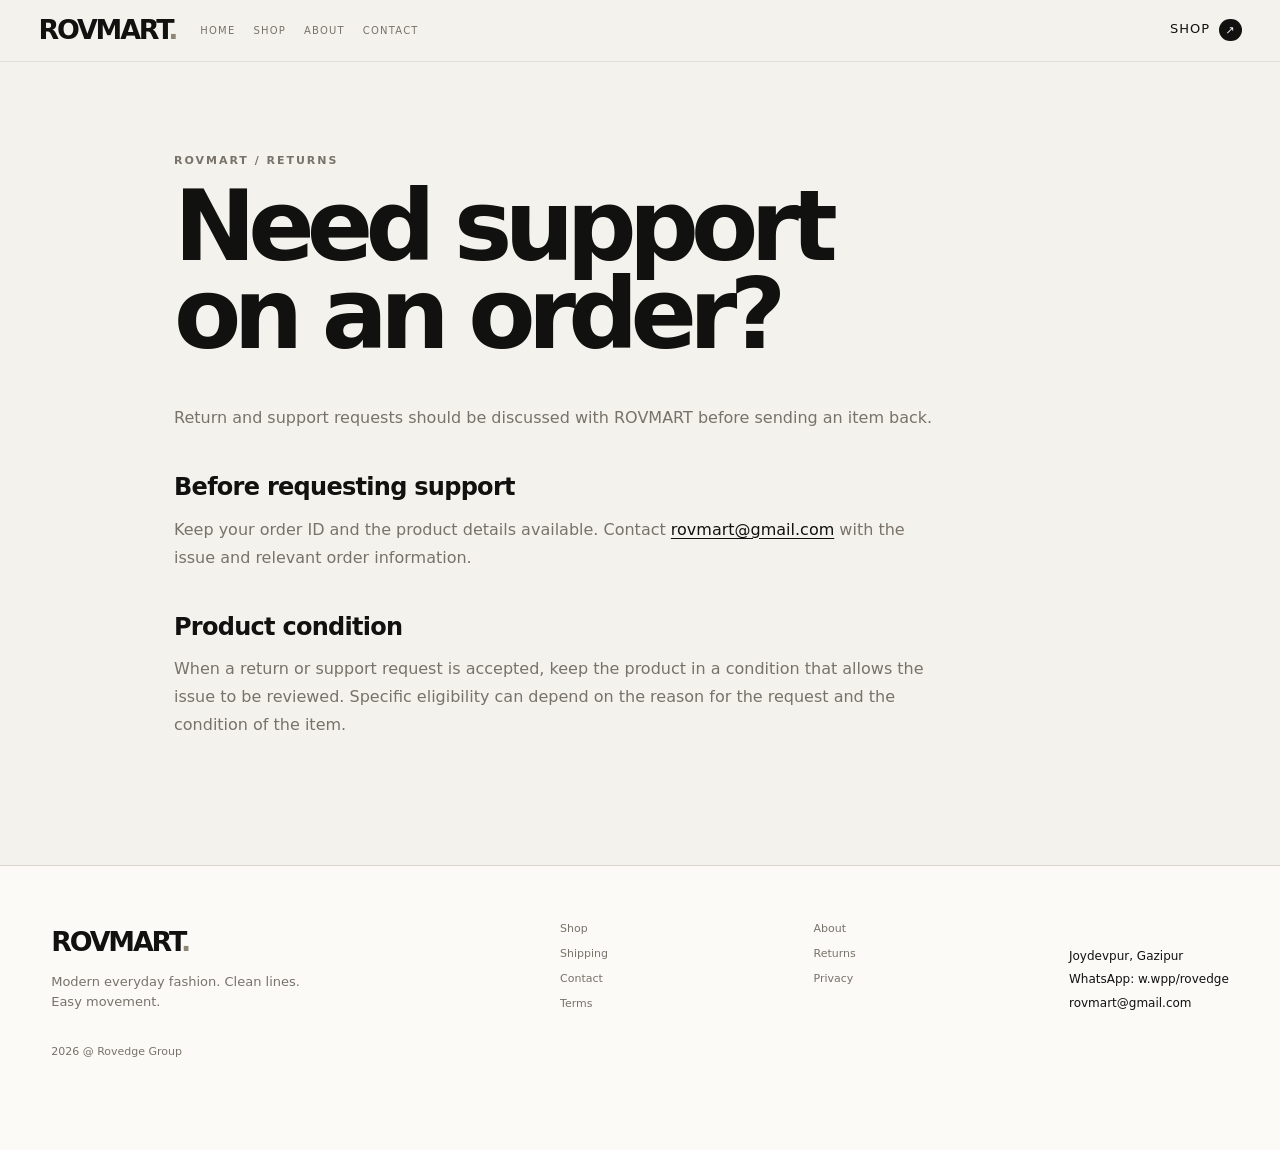
<file: returns.html>
<!DOCTYPE html><html lang="en-BD"><head><meta charset="UTF-8"><meta name="viewport" content="width=device-width, initial-scale=1.0"><meta name="author" content="Rovedge Group"><meta name="robots" content="index,follow,max-image-preview:large"><meta name="theme-color" content="#101010"><link rel="canonical" href="https://mdparvezmussaruf.github.io/Rovmart2.0/returns.html"><link rel="manifest" href="manifest.webmanifest"><link rel="icon" href="assets/favicon.svg" type="image/svg+xml"><link rel="stylesheet" href="style.css?v=__VERSION__"><meta name="description" content="ROVMART returns and customer support guidance for fashion orders."><meta property="og:locale" content="en_BD"><meta property="og:type" content="website"><meta property="og:site_name" content="ROVMART"><meta property="og:title" content="ROVMART Returns & Support"><meta property="og:description" content="ROVMART returns and customer support guidance for fashion orders."><meta property="og:url" content="https://mdparvezmussaruf.github.io/Rovmart2.0/returns.html"><meta property="og:image" content="https://mdparvezmussaruf.github.io/Rovmart2.0/assets/og-image.svg"><meta name="twitter:card" content="summary_large_image"><title>ROVMART Returns & Support</title><script type="application/ld+json">{"@context": "https://schema.org", "@type": "WebPage", "name": "ROVMART Returns & Support", "url": "https://mdparvezmussaruf.github.io/Rovmart2.0/returns.html"}</script></head><body><a class="skip-link" href="#content">Skip to content</a><header class="site-header"><a class="brand" href="index.html" aria-label="ROVMART home">ROVMART<span>.</span></a><nav class="header-nav" aria-label="Primary navigation"><a href="index.html">Home</a><a href="index.html#shop">Shop</a><a href="about.html">About</a><a href="contact.html">Contact</a></nav><a class="cart-link" href="index.html#shop">Shop <span>↗</span></a></header><main id="content" class="content-page"><p class="eyebrow">ROVMART / RETURNS</p><h1>Need support on an order?</h1><div class="content-copy"><p>Return and support requests should be discussed with ROVMART before sending an item back.</p><h2>Before requesting support</h2><p>Keep your order ID and the product details available. Contact <a href="mailto:rovmart@gmail.com">rovmart@gmail.com</a> with the issue and relevant order information.</p><h2>Product condition</h2><p>When a return or support request is accepted, keep the product in a condition that allows the issue to be reviewed. Specific eligibility can depend on the reason for the request and the condition of the item.</p></div></main><footer class="site-footer"><div class="footer-brand"><a class="brand" href="index.html">ROVMART<span>.</span></a><p>Modern everyday fashion. Clean lines. Easy movement.</p></div><div class="footer-links"><a href="index.html#shop">Shop</a><a href="about.html">About</a><a href="shipping.html">Shipping</a><a href="returns.html">Returns</a><a href="contact.html">Contact</a><a href="privacy.html">Privacy</a><a href="terms.html">Terms</a></div><div class="footer-contact"><span>Joydevpur, Gazipur</span><a href="https://w.wpp/rovedge" target="_blank" rel="noopener noreferrer">WhatsApp: w.wpp/rovedge</a><a href="mailto:rovmart@gmail.com">rovmart@gmail.com</a></div><div class="footer-copy">2026 @ Rovedge Group</div></footer></body></html>
</file>
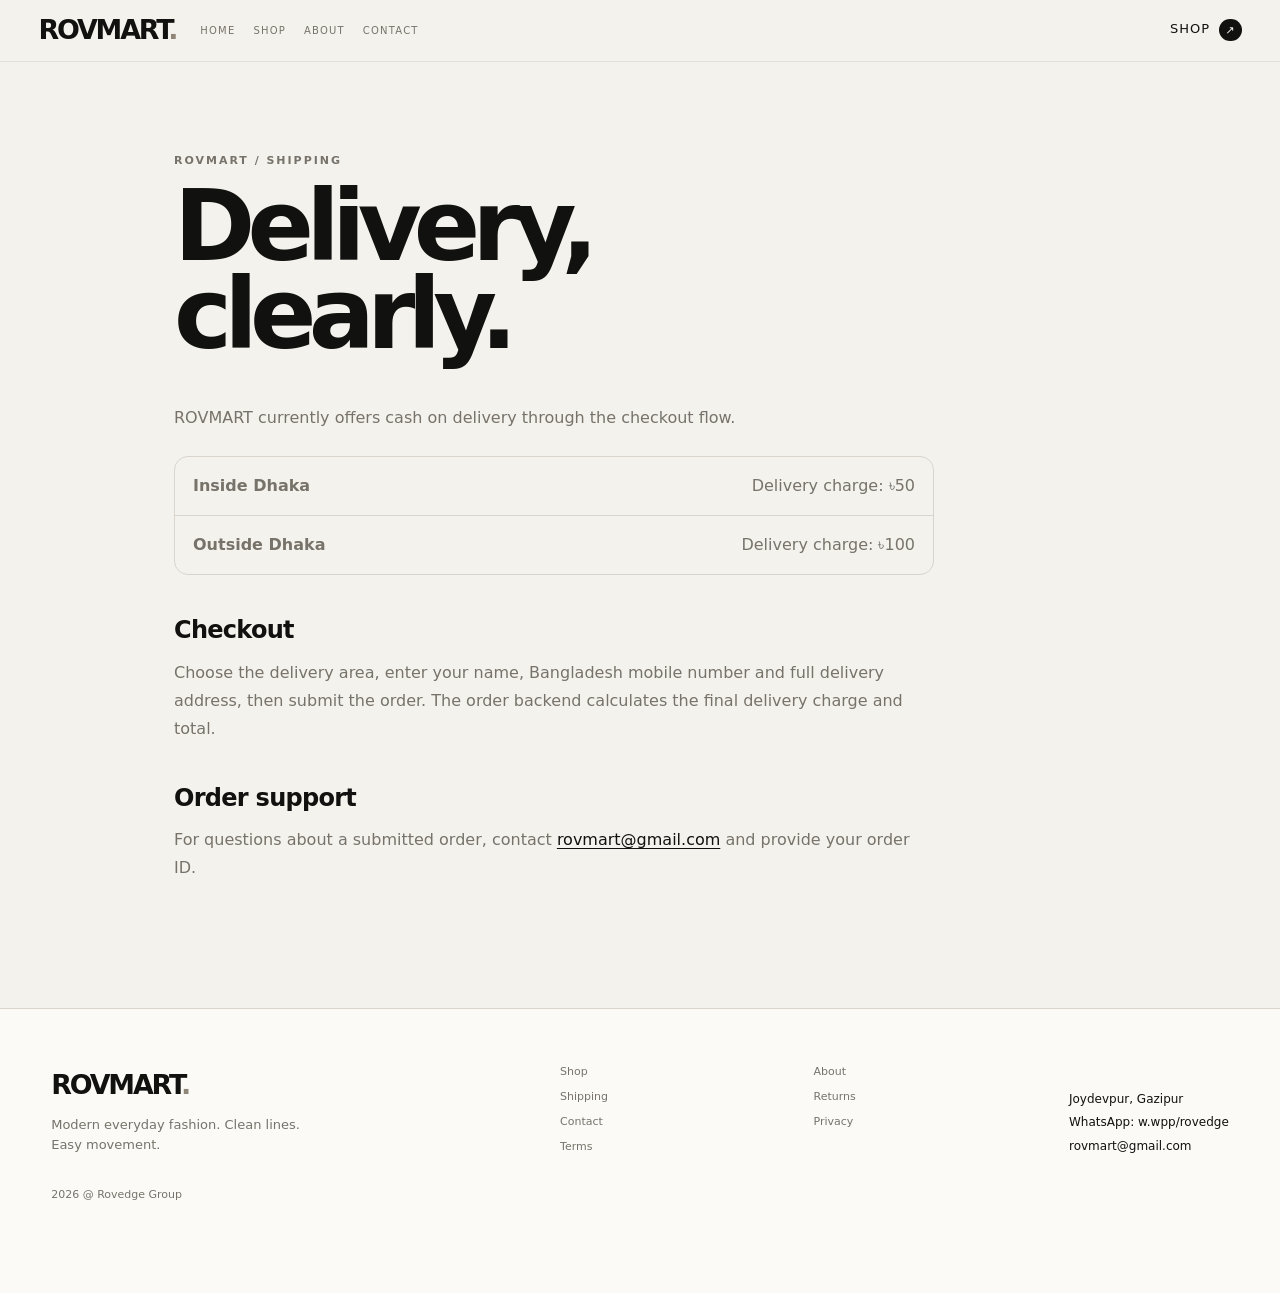
<file: shipping.html>
<!DOCTYPE html><html lang="en-BD"><head><meta charset="UTF-8"><meta name="viewport" content="width=device-width, initial-scale=1.0"><meta name="author" content="Rovedge Group"><meta name="robots" content="index,follow,max-image-preview:large"><meta name="theme-color" content="#101010"><link rel="canonical" href="https://mdparvezmussaruf.github.io/Rovmart2.0/shipping.html"><link rel="manifest" href="manifest.webmanifest"><link rel="icon" href="assets/favicon.svg" type="image/svg+xml"><link rel="stylesheet" href="style.css?v=__VERSION__"><meta name="description" content="ROVMART cash-on-delivery shipping information for Inside Dhaka and Outside Dhaka."><meta property="og:locale" content="en_BD"><meta property="og:type" content="website"><meta property="og:site_name" content="ROVMART"><meta property="og:title" content="ROVMART Shipping — Delivery Charges in Bangladesh"><meta property="og:description" content="ROVMART cash-on-delivery shipping information for Inside Dhaka and Outside Dhaka."><meta property="og:url" content="https://mdparvezmussaruf.github.io/Rovmart2.0/shipping.html"><meta property="og:image" content="https://mdparvezmussaruf.github.io/Rovmart2.0/assets/og-image.svg"><meta name="twitter:card" content="summary_large_image"><title>ROVMART Shipping — Delivery Charges in Bangladesh</title><script type="application/ld+json">{"@context": "https://schema.org", "@type": "WebPage", "name": "ROVMART Shipping \u2014 Delivery Charges in Bangladesh", "url": "https://mdparvezmussaruf.github.io/Rovmart2.0/shipping.html"}</script></head><body><a class="skip-link" href="#content">Skip to content</a><header class="site-header"><a class="brand" href="index.html" aria-label="ROVMART home">ROVMART<span>.</span></a><nav class="header-nav" aria-label="Primary navigation"><a href="index.html">Home</a><a href="index.html#shop">Shop</a><a href="about.html">About</a><a href="contact.html">Contact</a></nav><a class="cart-link" href="index.html#shop">Shop <span>↗</span></a></header><main id="content" class="content-page"><p class="eyebrow">ROVMART / SHIPPING</p><h1>Delivery, clearly.</h1><div class="content-copy"><p>ROVMART currently offers cash on delivery through the checkout flow.</p><div class="policy-table"><div><strong>Inside Dhaka</strong><span>Delivery charge: ৳50</span></div><div><strong>Outside Dhaka</strong><span>Delivery charge: ৳100</span></div></div><h2>Checkout</h2><p>Choose the delivery area, enter your name, Bangladesh mobile number and full delivery address, then submit the order. The order backend calculates the final delivery charge and total.</p><h2>Order support</h2><p>For questions about a submitted order, contact <a href="mailto:rovmart@gmail.com">rovmart@gmail.com</a> and provide your order ID.</p></div></main><footer class="site-footer"><div class="footer-brand"><a class="brand" href="index.html">ROVMART<span>.</span></a><p>Modern everyday fashion. Clean lines. Easy movement.</p></div><div class="footer-links"><a href="index.html#shop">Shop</a><a href="about.html">About</a><a href="shipping.html">Shipping</a><a href="returns.html">Returns</a><a href="contact.html">Contact</a><a href="privacy.html">Privacy</a><a href="terms.html">Terms</a></div><div class="footer-contact"><span>Joydevpur, Gazipur</span><a href="https://w.wpp/rovedge" target="_blank" rel="noopener noreferrer">WhatsApp: w.wpp/rovedge</a><a href="mailto:rovmart@gmail.com">rovmart@gmail.com</a></div><div class="footer-copy">2026 @ Rovedge Group</div></footer></body></html>
</file>
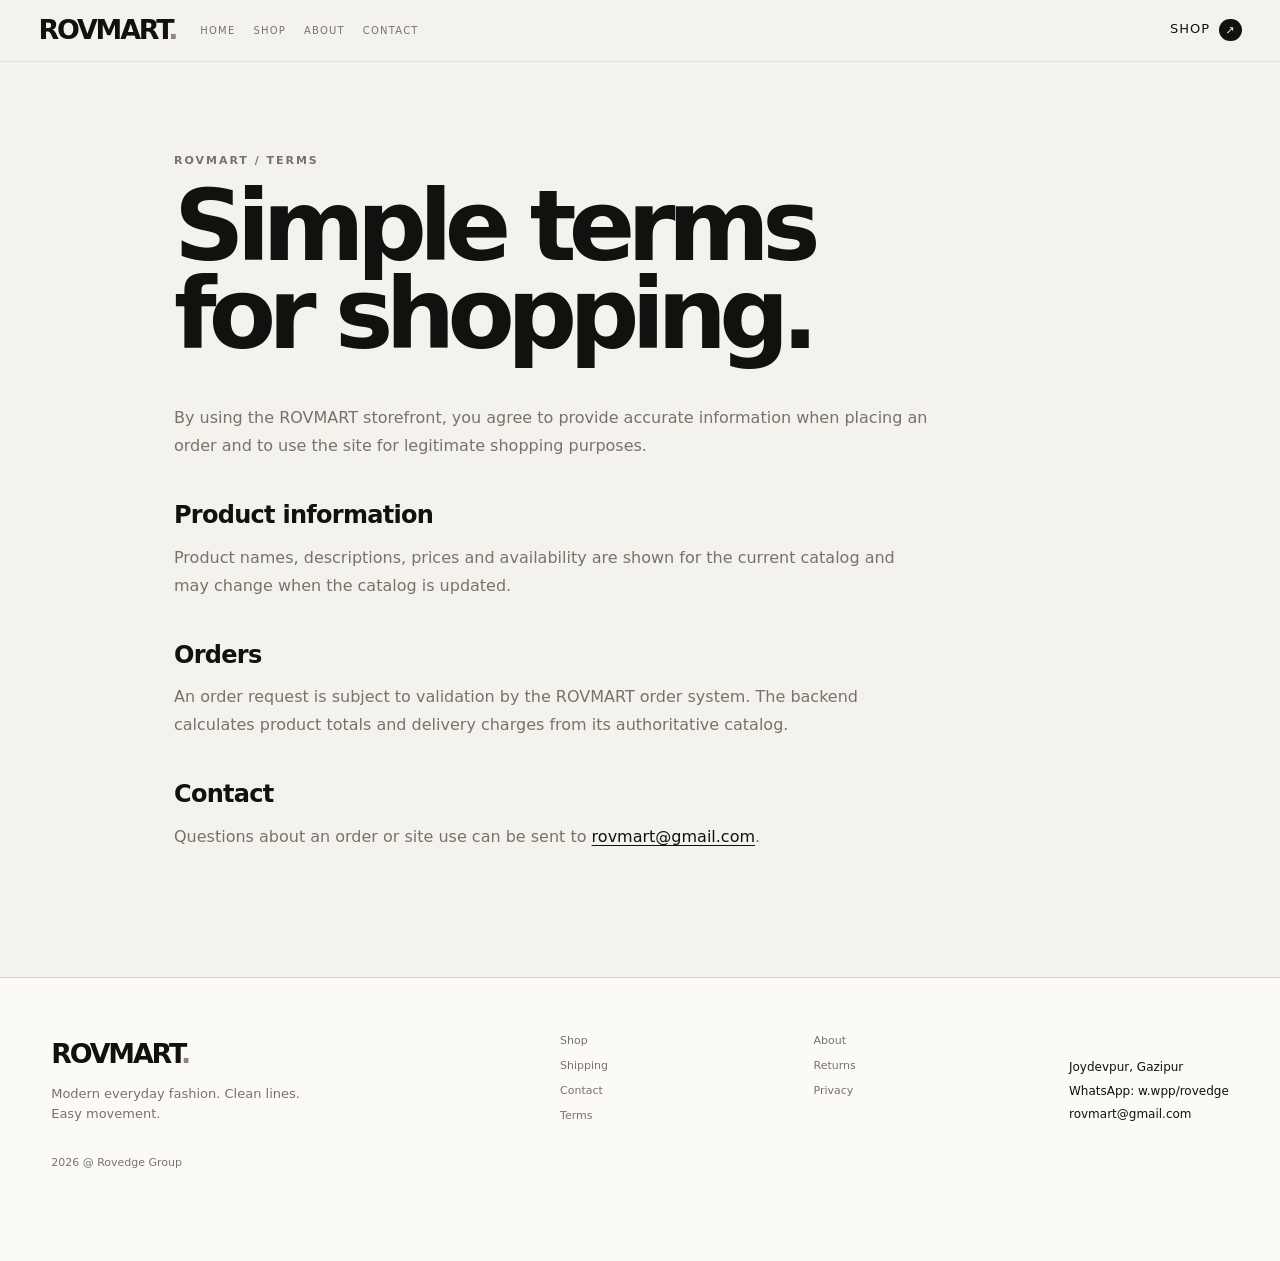
<file: terms.html>
<!DOCTYPE html><html lang="en-BD"><head><meta charset="UTF-8"><meta name="viewport" content="width=device-width, initial-scale=1.0"><meta name="author" content="Rovedge Group"><meta name="robots" content="index,follow,max-image-preview:large"><meta name="theme-color" content="#101010"><link rel="canonical" href="https://mdparvezmussaruf.github.io/Rovmart2.0/terms.html"><link rel="manifest" href="manifest.webmanifest"><link rel="icon" href="assets/favicon.svg" type="image/svg+xml"><link rel="stylesheet" href="style.css?v=__VERSION__"><meta name="description" content="ROVMART website and order terms for the fashion storefront."><meta property="og:locale" content="en_BD"><meta property="og:type" content="website"><meta property="og:site_name" content="ROVMART"><meta property="og:title" content="ROVMART Terms of Use"><meta property="og:description" content="ROVMART website and order terms for the fashion storefront."><meta property="og:url" content="https://mdparvezmussaruf.github.io/Rovmart2.0/terms.html"><meta property="og:image" content="https://mdparvezmussaruf.github.io/Rovmart2.0/assets/og-image.svg"><meta name="twitter:card" content="summary_large_image"><title>ROVMART Terms of Use</title><script type="application/ld+json">{"@context": "https://schema.org", "@type": "WebPage", "name": "ROVMART Terms of Use", "url": "https://mdparvezmussaruf.github.io/Rovmart2.0/terms.html"}</script></head><body><a class="skip-link" href="#content">Skip to content</a><header class="site-header"><a class="brand" href="index.html" aria-label="ROVMART home">ROVMART<span>.</span></a><nav class="header-nav" aria-label="Primary navigation"><a href="index.html">Home</a><a href="index.html#shop">Shop</a><a href="about.html">About</a><a href="contact.html">Contact</a></nav><a class="cart-link" href="index.html#shop">Shop <span>↗</span></a></header><main id="content" class="content-page"><p class="eyebrow">ROVMART / TERMS</p><h1>Simple terms for shopping.</h1><div class="content-copy"><p>By using the ROVMART storefront, you agree to provide accurate information when placing an order and to use the site for legitimate shopping purposes.</p><h2>Product information</h2><p>Product names, descriptions, prices and availability are shown for the current catalog and may change when the catalog is updated.</p><h2>Orders</h2><p>An order request is subject to validation by the ROVMART order system. The backend calculates product totals and delivery charges from its authoritative catalog.</p><h2>Contact</h2><p>Questions about an order or site use can be sent to <a href="mailto:rovmart@gmail.com">rovmart@gmail.com</a>.</p></div></main><footer class="site-footer"><div class="footer-brand"><a class="brand" href="index.html">ROVMART<span>.</span></a><p>Modern everyday fashion. Clean lines. Easy movement.</p></div><div class="footer-links"><a href="index.html#shop">Shop</a><a href="about.html">About</a><a href="shipping.html">Shipping</a><a href="returns.html">Returns</a><a href="contact.html">Contact</a><a href="privacy.html">Privacy</a><a href="terms.html">Terms</a></div><div class="footer-contact"><span>Joydevpur, Gazipur</span><a href="https://w.wpp/rovedge" target="_blank" rel="noopener noreferrer">WhatsApp: w.wpp/rovedge</a><a href="mailto:rovmart@gmail.com">rovmart@gmail.com</a></div><div class="footer-copy">2026 @ Rovedge Group</div></footer></body></html>
</file>
<file: style.css>
:root {
  --bg: #f4f2ed;
  --paper: #fbfaf7;
  --ink: #11110f;
  --muted: #77736a;
  --line: #d9d5cd;
  --soft: #e9e5dd;
  --dark: #141412;
  --accent: #ece7dd;
  --danger: #9a3c34;
  --radius: 22px;
  --shadow: 0 20px 60px rgba(17, 17, 15, .10);
  --transition: 220ms cubic-bezier(.2, .7, .2, 1);
}

* { box-sizing: border-box; }
html { scroll-behavior: smooth; }
body {
  margin: 0;
  color: var(--ink);
  background: var(--bg);
  font-family: Inter, ui-sans-serif, system-ui, -apple-system, BlinkMacSystemFont, "Segoe UI", sans-serif;
  line-height: 1.55;
  -webkit-font-smoothing: antialiased;
}
body.no-scroll { overflow: hidden; }
a { color: inherit; text-decoration: none; }
button, input, textarea { font: inherit; }
button { cursor: pointer; }
img { display: block; max-width: 100%; }
.hidden { display: none !important; }

.sr-only {
  position: absolute !important;
  width: 1px;
  height: 1px;
  padding: 0;
  margin: -1px;
  overflow: hidden;
  clip: rect(0, 0, 0, 0);
  white-space: nowrap;
  border: 0;
}

:focus-visible {
  outline: 2px solid currentColor;
  outline-offset: 3px;
}

.site-header {
  position: sticky;
  top: 0;
  z-index: 40;
  display: grid;
  grid-template-columns: auto 1fr auto;
  align-items: center;
  gap: 24px;
  padding: 17px clamp(18px, 3vw, 48px);
  border-bottom: 1px solid rgba(17,17,15,.08);
  background: rgba(244, 242, 237, .90);
  backdrop-filter: blur(18px);
}
.brand {
  justify-self: center;
  font-size: clamp(21px, 2.1vw, 30px);
  line-height: 1;
  letter-spacing: -.08em;
  font-weight: 800;
}
.brand span, h2 span { color: #8f8678; }
.menu-toggle {
  width: 44px;
  height: 44px;
  display: grid;
  place-items: center;
  gap: 4px;
  border: 1px solid var(--line);
  border-radius: 50%;
  background: transparent;
}
.menu-toggle span { width: 16px; height: 1px; background: var(--ink); display: block; }
.header-actions { display: flex; align-items: center; justify-content: flex-end; gap: 13px; }
.cart-link, .text-link {
  border: 0;
  background: transparent;
  color: var(--ink);
  font-size: 13px;
  letter-spacing: .08em;
  text-transform: uppercase;
}
.cart-link span {
  display: inline-grid;
  min-width: 22px;
  height: 22px;
  place-items: center;
  padding: 0 6px;
  margin-left: 4px;
  border-radius: 99px;
  background: var(--ink);
  color: var(--paper);
  font-size: 11px;
}
.text-link:hover, .cart-link:hover { opacity: .65; }
.search-box {
  width: min(280px, 32vw);
  display: flex;
  align-items: center;
  gap: 8px;
  padding: 8px 12px;
  border: 1px solid var(--line);
  border-radius: 99px;
  background: rgba(251,250,247,.7);
}
.search-box > span { font-size: 18px; color: var(--muted); }
.search-box input { width: 100%; border: 0; outline: 0; background: transparent; color: var(--ink); font-size: 13px; }
.search-box button { border: 0; background: transparent; color: var(--muted); font-size: 19px; line-height: 1; display: none; }
.search-box input:not(:placeholder-shown) + button { display: block; }

.hero {
  position: relative;
  min-height: min(78vh, 760px);
  overflow: hidden;
  display: grid;
  align-items: end;
  padding: clamp(38px, 6vw, 90px);
  color: white;
  background: #181715;
}
.hero-media, .hero-overlay { position: absolute; inset: 0; }
.hero-media img { width: 100%; height: 100%; object-fit: cover; opacity: .95; }
.hero-overlay { background: linear-gradient(110deg, rgba(5,5,4,.74), rgba(5,5,4,.15) 55%, rgba(5,5,4,.42)); }
.hero-content { position: relative; z-index: 1; max-width: 720px; }
.hero .eyebrow { color: rgba(255,255,255,.72); }
.eyebrow {
  margin: 0 0 13px;
  font-size: 11px;
  font-weight: 700;
  letter-spacing: .18em;
  text-transform: uppercase;
  color: var(--muted);
}
.hero h1 {
  margin: 0;
  font-size: clamp(54px, 9vw, 122px);
  line-height: .9;
  letter-spacing: -.075em;
  max-width: 8ch;
}
.hero h1 em, .editorial-band h2 em { font-family: Georgia, serif; font-weight: 400; }
.hero-copy { max-width: 520px; margin: 28px 0; color: rgba(255,255,255,.76); font-size: 16px; }
.hero-actions { display: flex; flex-wrap: wrap; align-items: center; gap: 16px; }
.hero-note { font-size: 11px; text-transform: uppercase; letter-spacing: .13em; opacity: .72; }
.hero-side { position: absolute; right: 34px; bottom: 48px; display: flex; align-items: center; gap: 13px; font-size: 10px; letter-spacing: .18em; writing-mode: vertical-rl; transform: rotate(180deg); opacity: .78; }
.hero-line { width: 1px; height: 80px; background: rgba(255,255,255,.45); }

.brand-strip {
  display: grid;
  grid-template-columns: repeat(4, 1fr);
  border-bottom: 1px solid var(--line);
  background: var(--paper);
}
.brand-strip span { padding: 18px 14px; text-align: center; font-size: 10px; letter-spacing: .15em; color: var(--muted); border-right: 1px solid var(--line); }
.brand-strip span:last-child { border-right: 0; }

.shop-section { padding: 86px clamp(18px, 4vw, 64px) 110px; }
.section-head { display: flex; align-items: end; justify-content: space-between; gap: 30px; margin-bottom: 30px; }
h2 { margin: 0; font-size: clamp(38px, 5vw, 67px); line-height: .98; letter-spacing: -.065em; }
.section-side-note { display: grid; gap: 3px; text-align: right; }
.muted { margin: 0; font-size: 11px; letter-spacing: .10em; text-transform: uppercase; color: var(--muted); }

.product-grid { display: grid; grid-template-columns: repeat(4, minmax(0,1fr)); gap: 18px; }
.product-card { min-width: 0; transition: transform var(--transition); transition-delay: var(--delay, 0ms); }
.product-card:hover { transform: translateY(-3px); }
.product-media, .detail-media { position: relative; overflow: hidden; border-radius: 20px; background: #ded9d0; }
.product-media { aspect-ratio: 4/5; }
.product-media a { display: block; width: 100%; height: 100%; }
.product-media img, .detail-media img { width: 100%; height: 100%; object-fit: cover; transform: scale(1); transform-origin: center; transition: transform 100ms linear; will-change: transform; }
.product-media:not(.is-zoomed) img, .detail-media:not(.is-zoomed) img { transition: transform 360ms cubic-bezier(.2,.7,.2,1); }
.sale-badge { position: absolute; top: 14px; right: 14px; padding: 7px 9px; border-radius: 99px; color: var(--paper); background: var(--ink); font-size: 10px; letter-spacing: .08em; }
.product-card-body { padding: 14px 2px 0; }
.product-category { margin: 0 0 6px; color: var(--muted); font-size: 10px; font-weight: 700; letter-spacing: .15em; text-transform: uppercase; }
.product-name { margin: 0; min-height: 48px; font-size: 21px; line-height: 1.02; letter-spacing: -.05em; }
.product-name a:hover { text-decoration: underline; text-decoration-thickness: 1px; text-underline-offset: 4px; }
.product-price-row { display: flex; align-items: center; gap: 9px; margin: 9px 0 14px; }
.product-price-row strong, .detail-price-row strong { font-size: 17px; }
.product-price-row del, .detail-price-row del { color: #979188; font-size: 13px; }

.button {
  display: inline-flex;
  align-items: center;
  justify-content: center;
  gap: 9px;
  min-height: 47px;
  padding: 12px 18px;
  border: 1px solid transparent;
  border-radius: 999px;
  font-size: 11px;
  font-weight: 800;
  letter-spacing: .11em;
  text-transform: uppercase;
  transition: transform var(--transition), background var(--transition), color var(--transition), border-color var(--transition), opacity var(--transition);
}
.button:hover { transform: translateY(-2px); }
.button:active { transform: translateY(0); }
.button:disabled { opacity: .45; cursor: not-allowed; transform: none; }
.button-dark { background: var(--dark); color: white; }
.button-dark:hover { background: #2b2b27; }
.button-light { background: white; color: var(--ink); }
.button-light:hover { background: #f1ede5; }
.button.full { width: 100%; }

.editorial-band {
  display: grid;
  grid-template-columns: 1.25fr .75fr;
  gap: 50px;
  align-items: end;
  margin: 0 clamp(18px, 4vw, 64px) 90px;
  padding: clamp(34px, 5vw, 72px);
  border-radius: 28px;
  background: var(--dark);
  color: white;
}
.editorial-band p { color: rgba(255,255,255,.63); max-width: 380px; margin: 0; }
.editorial-band .eyebrow { color: rgba(255,255,255,.54); }

.site-footer {
  display: grid;
  grid-template-columns: 1fr 1fr auto;
  gap: 30px;
  align-items: end;
  padding: 54px clamp(18px, 4vw, 64px) 90px;
  border-top: 1px solid var(--line);
  background: var(--paper);
}
.footer-brand p { max-width: 280px; margin: 13px 0 0; color: var(--muted); font-size: 13px; }
.footer-contact { display: grid; gap: 5px; font-size: 12px; }
.footer-contact a:hover { text-decoration: underline; }
.footer-copy { color: var(--muted); font-size: 11px; white-space: nowrap; }

.category-menu {
  position: fixed;
  top: 0;
  left: 0;
  z-index: 80;
  width: min(410px, 90vw);
  height: 100dvh;
  max-height: 100dvh;
  overflow-y: auto;
  -webkit-overflow-scrolling: touch;
  padding: 30px;
  background: var(--paper);
  border-right: 1px solid var(--line);
  transform: translateX(-105%);
  transition: transform 360ms cubic-bezier(.2,.8,.2,1);
  box-shadow: 25px 0 70px rgba(0,0,0,.08);
}
.category-menu.open { transform: translateX(0); }
.category-menu-head { display: flex; justify-content: space-between; align-items: start; margin-bottom: 28px; }
.category-list { display: grid; gap: 3px; }
.category-item { display: grid; grid-template-columns: 35px 1fr auto; gap: 10px; align-items: center; width: 100%; padding: 14px 4px; border: 0; border-bottom: 1px solid var(--line); background: transparent; text-align: left; transition: padding var(--transition), opacity var(--transition); }
.category-item:hover, .category-item.active { padding-left: 9px; }
.category-number { color: var(--muted); font-size: 10px; letter-spacing: .14em; }
.category-item-name { font-size: 22px; letter-spacing: -.04em; }
.category-arrow { color: var(--muted); }
.menu-footer-note { position: sticky; bottom: 0; left: auto; right: auto; margin-top: 20px; padding-top: 18px; border-top: 1px solid var(--line); color: var(--muted); font-size: 11px; background: var(--paper); }
.menu-footer-note code { color: var(--ink); }
.menu-overlay { position: fixed; inset: 0; z-index: 70; background: rgba(17,17,15,.33); backdrop-filter: blur(3px); }

.icon-button { width: 42px; height: 42px; display: grid; place-items: center; border: 1px solid var(--line); border-radius: 50%; background: transparent; font-size: 24px; line-height: 1; }
.icon-button:hover { background: var(--soft); }

.floating-cart {
  position: fixed;
  z-index: 50;
  left: 50%;
  bottom: 16px;
  transform: translateX(-50%);
  width: min(680px, calc(100vw - 24px));
  display: flex;
  align-items: center;
  justify-content: space-between;
  gap: 18px;
  padding: 11px 12px 11px 18px;
  border: 1px solid rgba(255,255,255,.15);
  border-radius: 999px;
  background: rgba(20,20,18,.93);
  color: white;
  box-shadow: 0 18px 50px rgba(0,0,0,.22);
  backdrop-filter: blur(16px);
}
.floating-cart strong, .floating-total { display: block; }
.floating-cart strong { font-size: 12px; }
.floating-total { margin-top: 2px; color: rgba(255,255,255,.66); font-size: 11px; }
.floating-cart .button { min-height: 42px; }

.drawer-backdrop, .modal-backdrop { position: fixed; inset: 0; z-index: 90; background: rgba(17,17,15,.40); backdrop-filter: blur(5px); }
.drawer { position: absolute; right: 0; top: 0; width: min(480px, 100%); height: 100%; display: grid; grid-template-rows: auto 1fr auto; background: var(--paper); box-shadow: -20px 0 60px rgba(0,0,0,.13); }
.drawer-head { display: flex; align-items: start; justify-content: space-between; padding: 28px; border-bottom: 1px solid var(--line); }
.drawer-head h2 { font-size: 38px; }
.cart-items { overflow: auto; padding: 16px 20px; }
.cart-item { display: grid; grid-template-columns: 86px 1fr; gap: 13px; padding: 13px 8px; border-bottom: 1px solid var(--line); }
.cart-item-image { width: 86px; aspect-ratio: 4/5; overflow: hidden; border-radius: 13px; background: var(--soft); }
.cart-item-image img { width: 100%; height: 100%; object-fit: cover; }
.cart-item-main { min-width: 0; }
.cart-item-name { display: block; font-size: 15px; line-height: 1.12; font-weight: 750; }
.cart-item-meta { margin-top: 4px; color: var(--muted); font-size: 11px; }
.cart-item-bottom { display: flex; justify-content: space-between; align-items: center; gap: 10px; margin-top: 10px; }
.quantity-control { display: inline-flex; align-items: center; gap: 4px; border: 1px solid var(--line); border-radius: 999px; padding: 3px; }
.quantity-control button { width: 26px; height: 26px; border: 0; border-radius: 50%; background: transparent; }
.quantity-control button:hover { background: var(--soft); }
.quantity-control span { min-width: 22px; text-align: center; font-size: 12px; }
.quantity-control.large { padding: 5px; }
.quantity-control.large button { width: 37px; height: 37px; }
.quantity-control.large span { min-width: 34px; font-weight: 700; }
.text-button { border: 0; padding: 0; background: transparent; color: var(--muted); font-size: 10px; letter-spacing: .1em; text-transform: uppercase; }
.text-button:hover { text-decoration: underline; }
.text-button.danger { margin-top: 8px; color: var(--danger); }
.drawer-footer { padding: 18px 28px 26px; border-top: 1px solid var(--line); background: var(--paper); }
.summary-row { display: flex; justify-content: space-between; align-items: center; gap: 20px; font-size: 13px; }
.drawer-note { margin: 7px 0 15px; color: var(--muted); font-size: 11px; }
.empty-state { display: grid; justify-items: center; gap: 8px; padding: 70px 20px; text-align: center; color: var(--muted); }
.empty-state h3, .empty-state p { margin: 0; }
.empty-state h3 { color: var(--ink); font-size: 21px; }
.empty-icon { font-size: 40px; }
.empty-state.compact { padding: 20px 0; }

.order-modal { position: absolute; top: 50%; left: 50%; width: min(700px, calc(100vw - 24px)); max-height: min(92vh, 900px); overflow: auto; transform: translate(-50%, -50%); padding: clamp(24px, 5vw, 42px); border-radius: 26px; background: var(--paper); box-shadow: var(--shadow); }
.modal-close { position: absolute; top: 18px; right: 18px; }
.order-modal h2 { padding-right: 50px; font-size: clamp(38px, 6vw, 58px); }
.order-summary { margin: 24px 0 28px; padding: 18px; border: 1px solid var(--line); border-radius: 18px; background: #f1eee8; }
.summary-label { margin-bottom: 8px; color: var(--muted); font-size: 10px; font-weight: 800; letter-spacing: .16em; }
.order-items { display: grid; gap: 10px; }
.order-item-row { display: flex; justify-content: space-between; gap: 15px; padding: 9px 0; border-bottom: 1px solid rgba(17,17,15,.1); }
.order-item-row:last-child { border-bottom: 0; }
.order-item-row > div { min-width: 0; }
.order-item-row strong { font-size: 13px; }
.order-item-row span { display: block; margin-top: 2px; color: var(--muted); font-size: 11px; }
.summary-total-line, .summary-grand { display: flex; justify-content: space-between; gap: 15px; padding-top: 12px; font-size: 12px; }
.summary-grand { margin-top: 8px; padding-top: 15px; border-top: 1px solid var(--line); font-size: 15px; }
.summary-grand strong { font-size: 18px; }
.field { margin: 0 0 16px; }
.field label { display: block; margin-bottom: 7px; font-size: 11px; font-weight: 800; letter-spacing: .12em; text-transform: uppercase; }
.field label span { color: var(--muted); }
.field input, .field textarea { width: 100%; padding: 13px 14px; border: 1px solid var(--line); border-radius: 13px; outline: 0; color: var(--ink); background: white; transition: border-color var(--transition), box-shadow var(--transition); }
.field input:focus, .field textarea:focus { border-color: #827b70; box-shadow: 0 0 0 4px rgba(130,123,112,.10); }
.field input.invalid, .field textarea.invalid { border-color: var(--danger); }
.field textarea { resize: vertical; }
.error { display: block; min-height: 17px; margin-top: 5px; color: var(--danger); font-size: 10px; }
.form-message { margin: 12px 0 0; color: var(--muted); font-size: 11px; }
.form-message.error-state { color: var(--danger); }
.form-message.success-state { color: #2b6b4e; }
.delivery-options { display: grid; grid-template-columns: repeat(2, 1fr); gap: 10px; }
.delivery-option { display: flex !important; align-items: center; gap: 10px; min-height: 68px; padding: 12px 14px; border: 1px solid var(--line); border-radius: 14px; background: white; cursor: pointer; }
.delivery-option.selected { border-color: var(--ink); box-shadow: inset 0 0 0 1px var(--ink); }
.delivery-option input { width: auto; accent-color: var(--ink); }
.delivery-option strong { display: block; font-size: 12px; letter-spacing: 0; text-transform: none; }
.delivery-option small { display: block; margin-top: 3px; color: var(--muted); font-size: 10px; }
.success-screen { text-align: center; padding: 26px 8px 12px; }
.success-mark { width: 62px; height: 62px; display: grid; place-items: center; margin: 0 auto 20px; border-radius: 50%; background: var(--dark); color: white; font-size: 28px; }
.success-screen h2 { font-size: clamp(36px, 6vw, 54px); }
.success-copy { max-width: 450px; margin: 12px auto 20px; color: var(--muted); }
.order-id-card { padding: 17px; border: 1px dashed #b7b1a8; border-radius: 16px; background: #f1eee8; }
.order-id-card span { display: block; color: var(--muted); font-size: 10px; letter-spacing: .14em; text-transform: uppercase; }
.order-id-card strong { display: block; margin-top: 5px; font-size: 20px; letter-spacing: .04em; }
.success-summary { display: grid; grid-template-columns: repeat(3,1fr); gap: 8px; margin: 16px 0 20px; }
.success-summary div { padding: 12px; border: 1px solid var(--line); border-radius: 12px; }
.success-summary span { display: block; color: var(--muted); font-size: 9px; text-transform: uppercase; letter-spacing: .12em; }
.success-summary strong { display: block; margin-top: 3px; }

.detail-page { padding: 30px clamp(18px, 5vw, 74px) 90px; }
.detail-topbar { display: flex; justify-content: space-between; align-items: center; gap: 20px; margin-bottom: 24px; }
.back-link { color: var(--muted); font-size: 11px; letter-spacing: .08em; text-transform: uppercase; }
.back-link:hover { color: var(--ink); }
.detail-mark { color: var(--muted); font-size: 10px; letter-spacing: .16em; }
.product-detail { display: grid; grid-template-columns: 1.05fr .95fr; gap: clamp(24px, 6vw, 84px); align-items: start; }
.detail-media { aspect-ratio: 4/5; min-height: 580px; }
.detail-media .zoom-hint { position: absolute; right: 14px; bottom: 14px; padding: 8px 10px; border-radius: 99px; color: white; background: rgba(17,17,15,.55); font-size: 9px; letter-spacing: .1em; text-transform: uppercase; }
.detail-copy { position: sticky; top: 110px; padding-top: 18px; }
.detail-copy h1 { margin: 0; max-width: 10ch; font-size: clamp(48px, 7vw, 88px); line-height: .9; letter-spacing: -.075em; }
.detail-price-row { display: flex; align-items: center; gap: 10px; margin: 19px 0 22px; }
.discount-pill { padding: 5px 8px; border-radius: 99px; background: var(--dark); color: white; font-size: 10px; }
.detail-description { max-width: 500px; margin: 0 0 28px; color: var(--muted); font-size: 15px; }
.detail-block { padding: 18px 0; border-top: 1px solid var(--line); border-bottom: 1px solid var(--line); }
.detail-block-head { display: flex; justify-content: space-between; gap: 20px; color: var(--muted); font-size: 10px; letter-spacing: .14em; text-transform: uppercase; }
.detail-list { display: grid; grid-template-columns: 1fr 1fr; gap: 10px 20px; margin: 16px 0 0; padding: 0; list-style: none; }
.detail-list li { position: relative; padding-left: 13px; font-size: 13px; }
.detail-list li::before { content: ""; position: absolute; left: 0; top: .75em; width: 4px; height: 4px; border-radius: 50%; background: var(--ink); }
.detail-actions { display: flex; gap: 10px; align-items: center; margin-top: 22px; }
.detail-actions .button { flex: 1; }
.detail-note { margin: 12px 0 0; color: var(--muted); font-size: 10px; letter-spacing: .08em; text-transform: uppercase; }
.not-found { max-width: 600px; margin: 90px auto; text-align: center; }
.not-found h1 { margin: 0; font-size: clamp(48px,7vw,86px); line-height: .9; letter-spacing: -.07em; }
.not-found p:not(.eyebrow) { color: var(--muted); }
.not-found .button { margin-top: 15px; }
.empty-results { grid-column: 1/-1; padding: 80px 20px; border: 1px solid var(--line); border-radius: 20px; text-align: center; }
.empty-results h3 { margin: 0; font-size: 40px; letter-spacing: -.06em; }
.empty-results > p:not(.eyebrow) { color: var(--muted); }

.cursor-dot { position: fixed; z-index: 200; left: -8px; top: -8px; width: 16px; height: 16px; border: 1px solid rgba(17,17,15,.55); border-radius: 50%; pointer-events: none; opacity: .35; transition: width 160ms ease, height 160ms ease, margin 160ms ease, opacity 160ms ease; }
.cursor-dot.cursor-active { width: 32px; height: 32px; margin-left: -8px; margin-top: -8px; opacity: .8; }
.order-submit-frame { position: fixed; width: 1px; height: 1px; right: 0; bottom: 0; border: 0; opacity: 0; pointer-events: none; }

.reveal { opacity: 0; transform: translateY(16px); transition: opacity 700ms ease, transform 700ms cubic-bezier(.2,.8,.2,1); }
.reveal.is-visible { opacity: 1; transform: none; }

@media (max-width: 1020px) {
  .product-grid { grid-template-columns: repeat(3, minmax(0,1fr)); }
  .product-detail { grid-template-columns: 1fr; }
  .detail-copy { position: static; padding-top: 0; }
  .detail-media { min-height: 0; max-width: 760px; }
  .site-footer { grid-template-columns: 1fr 1fr; }
  .footer-copy { grid-column: 1/-1; }
}

@media (max-width: 760px) {
  .site-header { grid-template-columns: auto 1fr auto; gap: 10px; padding: 13px 14px; }
  .brand { justify-self: center; font-size: 22px; }
  .header-actions { gap: 7px; }
  .desktop-link { display: none; }
  .search-box { position: absolute; top: calc(100% + 8px); left: 14px; right: 14px; width: auto; background: var(--paper); box-shadow: 0 10px 30px rgba(0,0,0,.07); }
  .site-header + .menu-overlay + .category-menu { top: 0; }
  .hero { min-height: 72vh; padding: 34px 20px 42px; }
  .hero h1 { font-size: clamp(54px, 16vw, 86px); }
  .hero-copy { font-size: 14px; margin: 20px 0; }
  .hero-side { display: none; }
  .brand-strip { grid-template-columns: repeat(2,1fr); }
  .brand-strip span { border-bottom: 1px solid var(--line); }
  .shop-section { padding: 65px 14px 90px; }
  .section-head { align-items: start; flex-direction: column; gap: 15px; }
  .section-side-note { text-align: left; }
  .product-grid { grid-template-columns: repeat(2, minmax(0,1fr)); gap: 14px; }
  .product-name { font-size: 17px; min-height: 42px; }
  .product-price-row { font-size: 12px; }
  .button { min-height: 44px; padding: 10px 14px; }
  .editorial-band { grid-template-columns: 1fr; gap: 28px; margin: 0 14px 70px; padding: 28px 22px; }
  .site-footer { grid-template-columns: 1fr; padding: 42px 14px 100px; }
  .footer-copy { grid-column: auto; }
  .floating-cart { bottom: 10px; width: calc(100vw - 14px); padding-left: 14px; }
  .floating-cart .button { white-space: nowrap; }
  .detail-page { padding: 22px 14px 90px; }
  .detail-topbar { align-items: flex-start; }
  .detail-mark { display: none; }
  .detail-copy h1 { font-size: clamp(48px, 14vw, 72px); }
  .detail-list { grid-template-columns: 1fr; }
  .detail-actions { align-items: stretch; }
  .order-modal { padding: 24px 16px 20px; }
  .delivery-options { grid-template-columns: 1fr; }
  .success-summary { grid-template-columns: 1fr; }
  .drawer-head { padding: 22px 18px; }
  .cart-items { padding: 10px 12px; }
  .drawer-footer { padding: 16px 18px 22px; }
}

@media (pointer: coarse) {
  .cursor-dot { display: none; }
  .product-media, .detail-media { cursor: default; }
}

@media (prefers-reduced-motion: reduce) {
  html { scroll-behavior: auto; }
  *, *::before, *::after { transition-duration: 0.01ms !important; animation-duration: 0.01ms !important; }
}


/* ROVMART SEO / navigation / discovery upgrade — 20260928 */
.skip-link { position: fixed; left: 14px; top: 10px; z-index: 300; transform: translateY(-160%); padding: 10px 14px; background: var(--dark); color: #fff; border-radius: 999px; transition: transform .2s ease; }
.skip-link:focus { transform: translateY(0); }
.sr-only { position: absolute !important; width: 1px !important; height: 1px !important; padding: 0 !important; margin: -1px !important; overflow: hidden !important; clip: rect(0,0,0,0) !important; white-space: nowrap !important; border: 0 !important; }
.header-nav { display: flex; align-items: center; gap: 18px; }
.header-nav a { color: var(--muted); font-size: 10px; letter-spacing: .12em; text-transform: uppercase; }
.header-nav a:hover { color: var(--ink); }
.hero-link { text-decoration: underline; text-underline-offset: 4px; }
.section-controls { display: flex; align-items: flex-end; gap: 18px; }
.sort-control { display: grid; gap: 5px; min-width: 160px; color: var(--muted); font-size: 9px; letter-spacing: .14em; text-transform: uppercase; }
.sort-control select { min-height: 38px; padding: 0 34px 0 10px; border: 1px solid var(--line); border-radius: 8px; background: var(--paper); color: var(--ink); font: inherit; text-transform: none; letter-spacing: 0; cursor: pointer; }
.category-landing { display: grid; grid-template-columns: .9fr 1.1fr; gap: 40px; margin: 0 24px 80px; padding: 50px clamp(20px,4vw,58px); border-top: 1px solid var(--line); border-bottom: 1px solid var(--line); }
.category-landing h2 { margin: 0; font-size: clamp(44px,6vw,78px); line-height: .95; letter-spacing: -.07em; }
.seo-category-links { display: grid; grid-template-columns: repeat(2, minmax(0,1fr)); align-content: start; gap: 10px; }
.seo-category-links a { display: flex; justify-content: space-between; gap: 14px; padding: 15px 0; border-bottom: 1px solid var(--line); font-size: 14px; }
.seo-category-links a span { color: var(--muted); font-size: 10px; letter-spacing: .1em; text-transform: uppercase; }
.faq-section { display: grid; grid-template-columns: .7fr 1.3fr; gap: 50px; margin: 0 24px 90px; padding: 20px 0; }
.faq-section h2 { margin: 0; font-size: clamp(42px,5vw,68px); line-height: .95; letter-spacing: -.07em; }
.faq-grid { display: grid; gap: 0; border-top: 1px solid var(--line); }
.faq-grid details { padding: 17px 0; border-bottom: 1px solid var(--line); }
.faq-grid summary { cursor: pointer; font-size: 16px; font-weight: 600; list-style: none; }
.faq-grid summary::-webkit-details-marker { display: none; }
.faq-grid summary::after { content: '+'; float: right; color: var(--muted); }
.faq-grid details[open] summary::after { content: '−'; }
.faq-grid details p { max-width: 680px; margin: 10px 0 0; color: var(--muted); font-size: 13px; line-height: 1.65; }
.footer-links { display: grid; grid-template-columns: repeat(2, minmax(0,1fr)); gap: 8px 28px; align-content: start; }
.footer-links a { color: var(--muted); font-size: 11px; }
.footer-links a:hover { color: var(--ink); }
.mobile-bottom-nav { display: none; }
.noscript-note { margin: 14px; padding: 14px 16px; border: 1px solid var(--line); border-radius: 12px; font-size: 12px; color: var(--muted); }
.breadcrumbs { display: flex; flex-wrap: wrap; gap: 7px; align-items: center; margin: 0 0 22px; color: var(--muted); font-size: 9px; letter-spacing: .1em; text-transform: uppercase; }
.breadcrumbs a { color: var(--muted); }
.breadcrumbs a:hover { color: var(--ink); }
.detail-support { display: grid; grid-template-columns: repeat(3,1fr); gap: 10px; margin-top: 70px; }
.detail-support a { display: grid; gap: 5px; padding: 18px; border: 1px solid var(--line); border-radius: 12px; }
.detail-support strong { font-size: 13px; }
.detail-support span { color: var(--muted); font-size: 11px; line-height: 1.5; }
.site-header:focus-within { box-shadow: 0 1px 0 rgba(17,17,15,.08); }
button:disabled { opacity: .45; cursor: not-allowed; }
.button:focus-visible, .icon-button:focus-visible, .cart-link:focus-visible, .menu-toggle:focus-visible, a:focus-visible, input:focus-visible, textarea:focus-visible, select:focus-visible, summary:focus-visible { outline: 2px solid currentColor; outline-offset: 3px; }
.category-menu { height: 100dvh; max-height: 100dvh; overflow-y: auto; -webkit-overflow-scrolling: touch; }
.menu-footer-note { position: sticky; bottom: 0; margin-top: 12px; padding: 14px 0 4px; background: var(--paper); }
@media (max-width: 1020px) { .category-landing, .faq-section { grid-template-columns: 1fr; } .section-controls { width: 100%; justify-content: space-between; } .detail-support { grid-template-columns: 1fr; } }
@media (max-width: 760px) { .desktop-link { display: none !important; } .section-controls { flex-direction: column; align-items: flex-start; gap: 10px; } .sort-control { width: 100%; } .sort-control select { width: 100%; } .category-landing { margin: 0 14px 70px; padding: 34px 0; } .seo-category-links { grid-template-columns: 1fr; } .faq-section { margin: 0 14px 70px; } .faq-grid summary { font-size: 14px; } .footer-links { order: 3; } .mobile-bottom-nav { position: fixed; left: 7px; right: 7px; bottom: 7px; z-index: 120; display: grid; grid-template-columns: repeat(4,1fr); gap: 4px; padding: 5px; border: 1px solid rgba(17,17,15,.1); border-radius: 16px; background: rgba(244,242,237,.93); backdrop-filter: blur(12px); box-shadow: 0 12px 34px rgba(17,17,15,.12); } .mobile-bottom-nav a, .mobile-bottom-nav button { min-height: 42px; display: grid; place-items: center; border: 0; background: transparent; color: var(--muted); font: inherit; font-size: 9px; letter-spacing: .08em; text-transform: uppercase; text-decoration: none; border-radius: 11px; } .mobile-bottom-nav a:hover, .mobile-bottom-nav button:hover { background: rgba(17,17,15,.06); color: var(--ink); } body { padding-bottom: 70px; } .detail-support { margin-top: 42px; } }

.content-page { max-width: 980px; margin: 0 auto; padding: 90px 24px 110px; }
.content-page h1 { max-width: 10ch; margin: 12px 0 46px; font-size: clamp(52px, 8vw, 98px); line-height: .9; letter-spacing: -.08em; }
.content-copy { max-width: 760px; font-size: 16px; line-height: 1.75; color: var(--muted); }
.content-copy h2 { margin: 44px 0 10px; color: var(--ink); font-size: 24px; letter-spacing: -.03em; }
.content-copy a { color: var(--ink); text-decoration: underline; text-underline-offset: 3px; }
.contact-panel, .policy-table { display: grid; gap: 0; margin: 24px 0; border: 1px solid var(--line); border-radius: 14px; overflow: hidden; }
.contact-panel > *, .policy-table > * { padding: 15px 18px; border-bottom: 1px solid var(--line); }
.contact-panel > *:last-child, .policy-table > *:last-child { border-bottom: 0; }
.policy-table > div { display: flex; justify-content: space-between; gap: 20px; }
.policy-table span { color: var(--muted); }
@media (max-width: 760px) { .content-page { padding: 54px 14px 90px; } .content-page h1 { font-size: clamp(48px, 15vw, 78px); } .header-nav { display: none; } .policy-table > div { flex-direction: column; gap: 5px; } }
</file>
